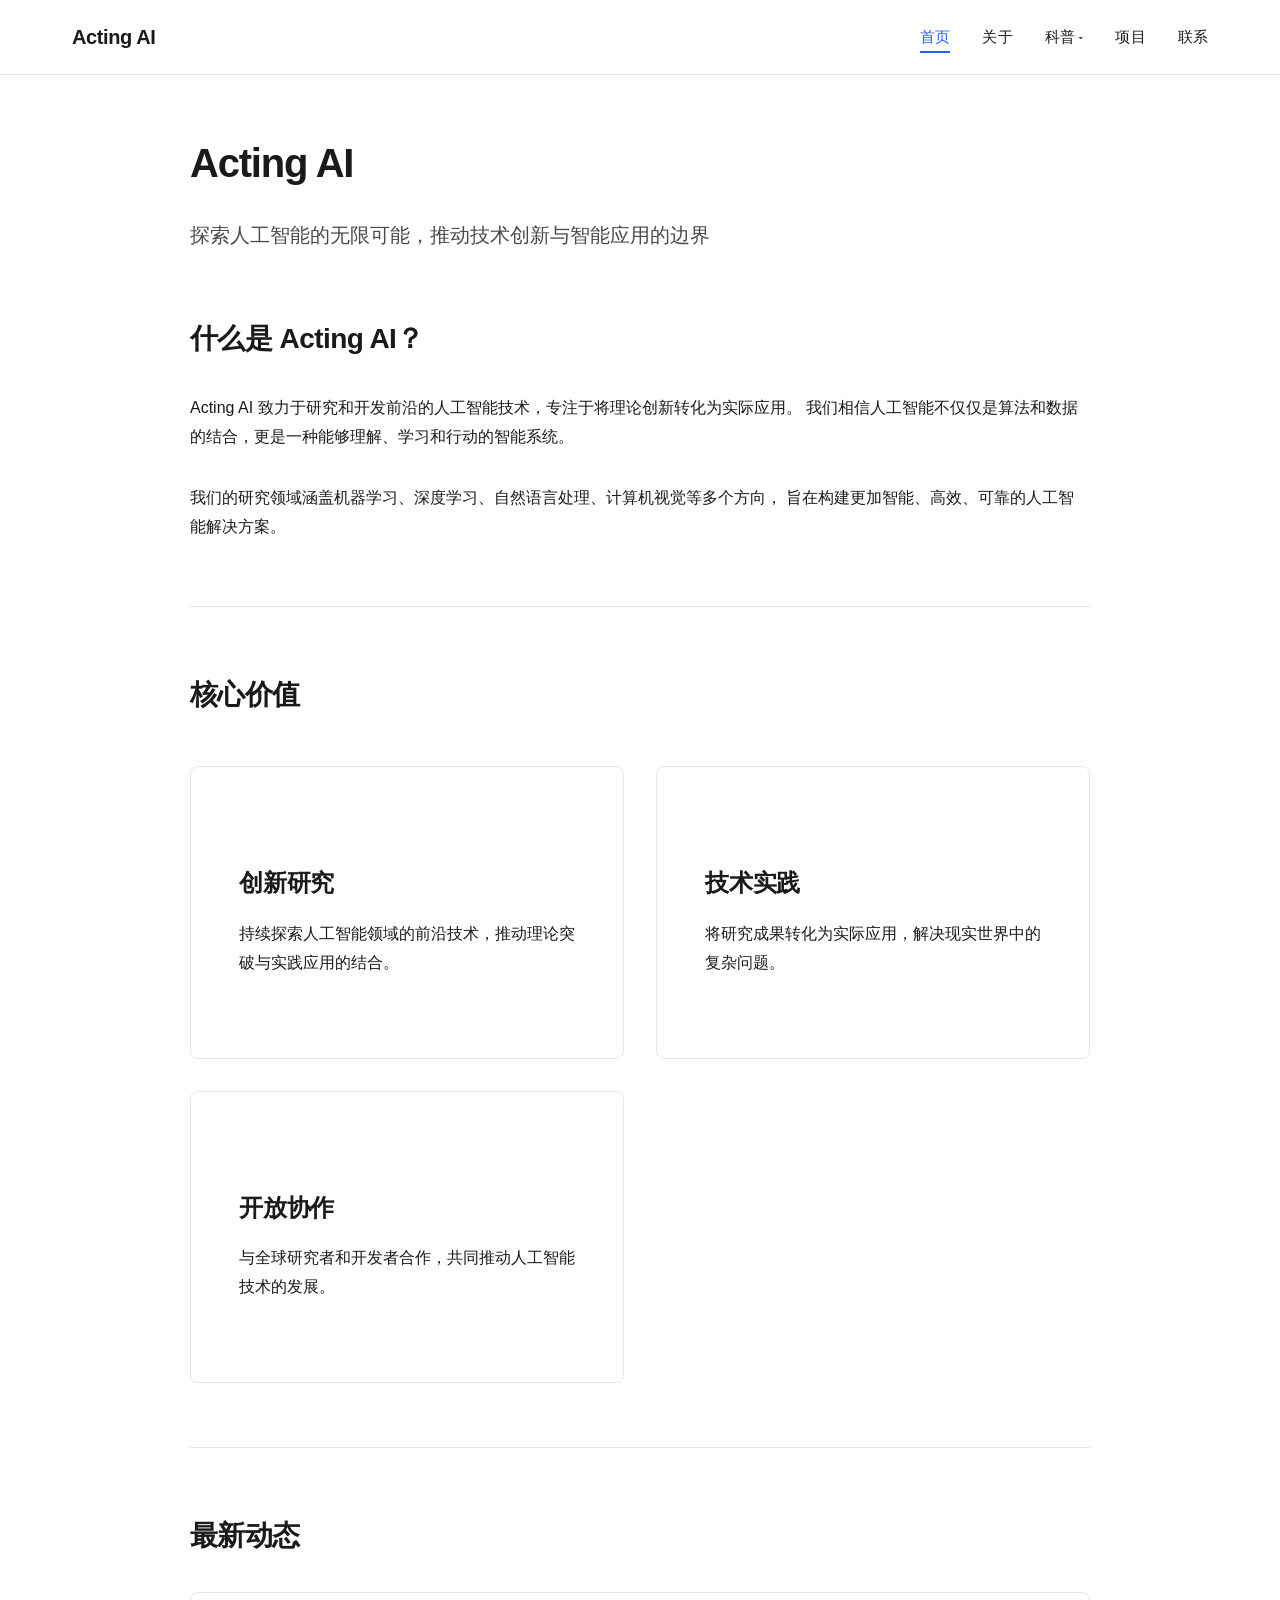
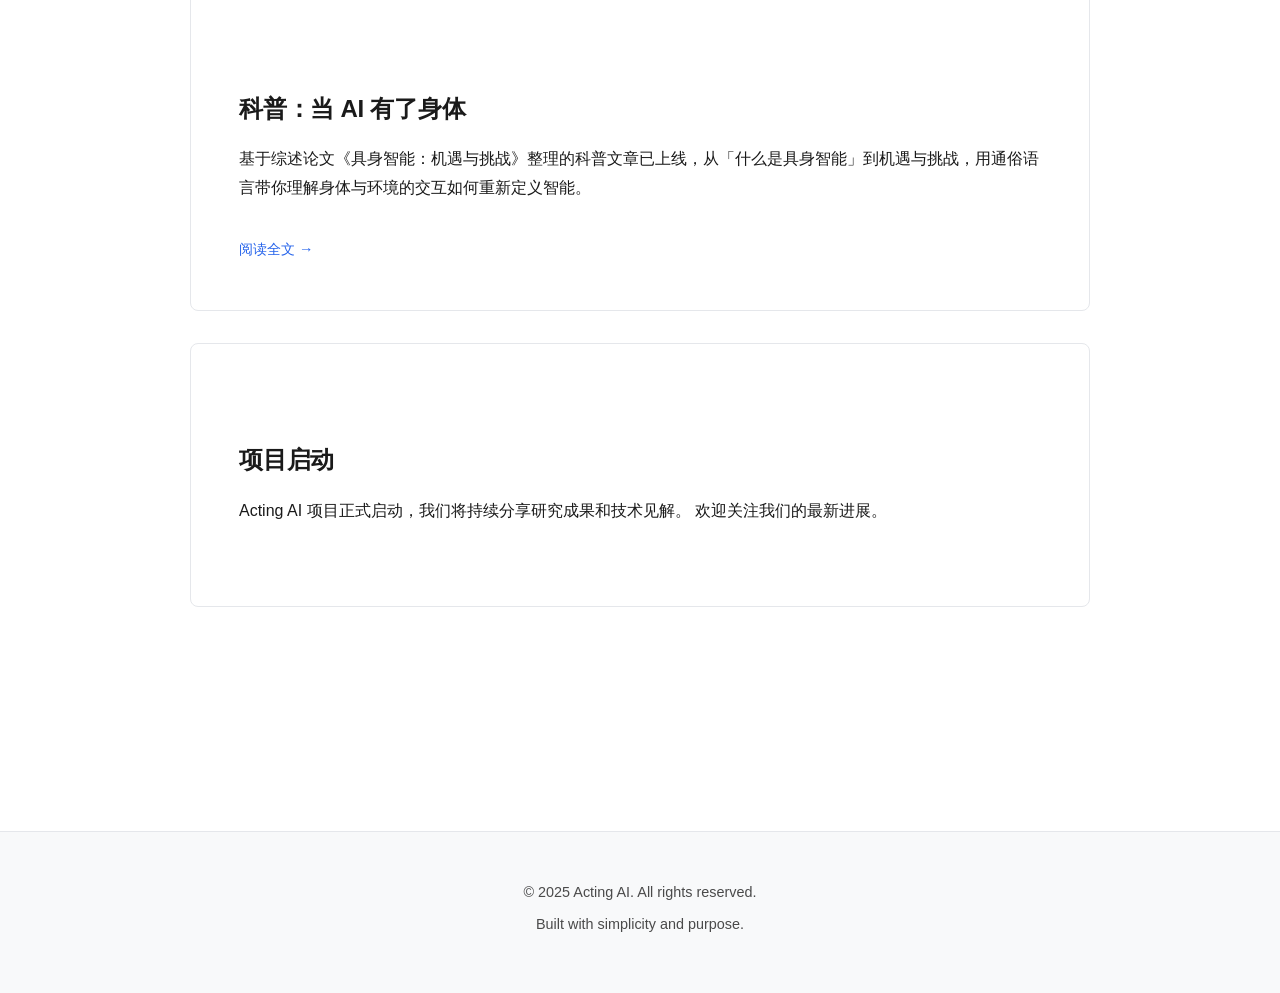
<file: acting-ai/index.html>
<!DOCTYPE html>
<html lang="zh-CN">
<head>
  <meta charset="UTF-8">
  <meta name="viewport" content="width=device-width, initial-scale=1.0">
  <meta name="description" content="Acting AI - 探索人工智能的无限可能">
  <title>Acting AI | 首页</title>
  <link rel="stylesheet" href="./style.css">
</head>
<body>
  <!-- Header 占位符 -->
  <div id="header-placeholder"></div>

  <!-- 主内容区域 -->
  <main class="main-content">
    <div class="content-container">
      <!-- 英雄区域 -->
      <section class="hero-section">
        <h1 class="page-title">Acting AI</h1>
        <p class="page-subtitle">
          探索人工智能的无限可能，推动技术创新与智能应用的边界
        </p>
      </section>

      <!-- 主要内容 -->
      <section class="content-section">
        <h2>什么是 Acting AI？</h2>
        <p>
          Acting AI 致力于研究和开发前沿的人工智能技术，专注于将理论创新转化为实际应用。
          我们相信人工智能不仅仅是算法和数据的结合，更是一种能够理解、学习和行动的智能系统。
        </p>
        <p>
          我们的研究领域涵盖机器学习、深度学习、自然语言处理、计算机视觉等多个方向，
          旨在构建更加智能、高效、可靠的人工智能解决方案。
        </p>
      </section>

      <hr class="section-divider">

      <!-- 核心价值 -->
      <section class="content-section">
        <h2>核心价值</h2>
        <div class="projects-grid">
          <div class="project-card">
            <h3 class="project-title">创新研究</h3>
            <p class="project-description">
              持续探索人工智能领域的前沿技术，推动理论突破与实践应用的结合。
            </p>
          </div>
          <div class="project-card">
            <h3 class="project-title">技术实践</h3>
            <p class="project-description">
              将研究成果转化为实际应用，解决现实世界中的复杂问题。
            </p>
          </div>
          <div class="project-card">
            <h3 class="project-title">开放协作</h3>
            <p class="project-description">
              与全球研究者和开发者合作，共同推动人工智能技术的发展。
            </p>
          </div>
        </div>
      </section>

      <hr class="section-divider">

      <!-- 最新动态 -->
      <section class="content-section">
        <h2>最新动态</h2>
        <div class="card">
          <h3 class="card-title">科普：当 AI 有了身体</h3>
          <p class="card-content">
            基于综述论文《具身智能：机遇与挑战》整理的科普文章已上线，从「什么是具身智能」到机遇与挑战，用通俗语言带你理解身体与环境的交互如何重新定义智能。
          </p>
          <a href="./science-index.html" class="project-link">阅读全文 →</a>
        </div>
        <div class="card">
          <h3 class="card-title">项目启动</h3>
          <p class="card-content">
            Acting AI 项目正式启动，我们将持续分享研究成果和技术见解。
            欢迎关注我们的最新进展。
          </p>
        </div>
      </section>
    </div>
  </main>

  <!-- Footer 占位符 -->
  <div id="footer-placeholder"></div>

  <!-- 加载共享组件 -->
  <script src="./script.js"></script>
</body>
</html>
</file>
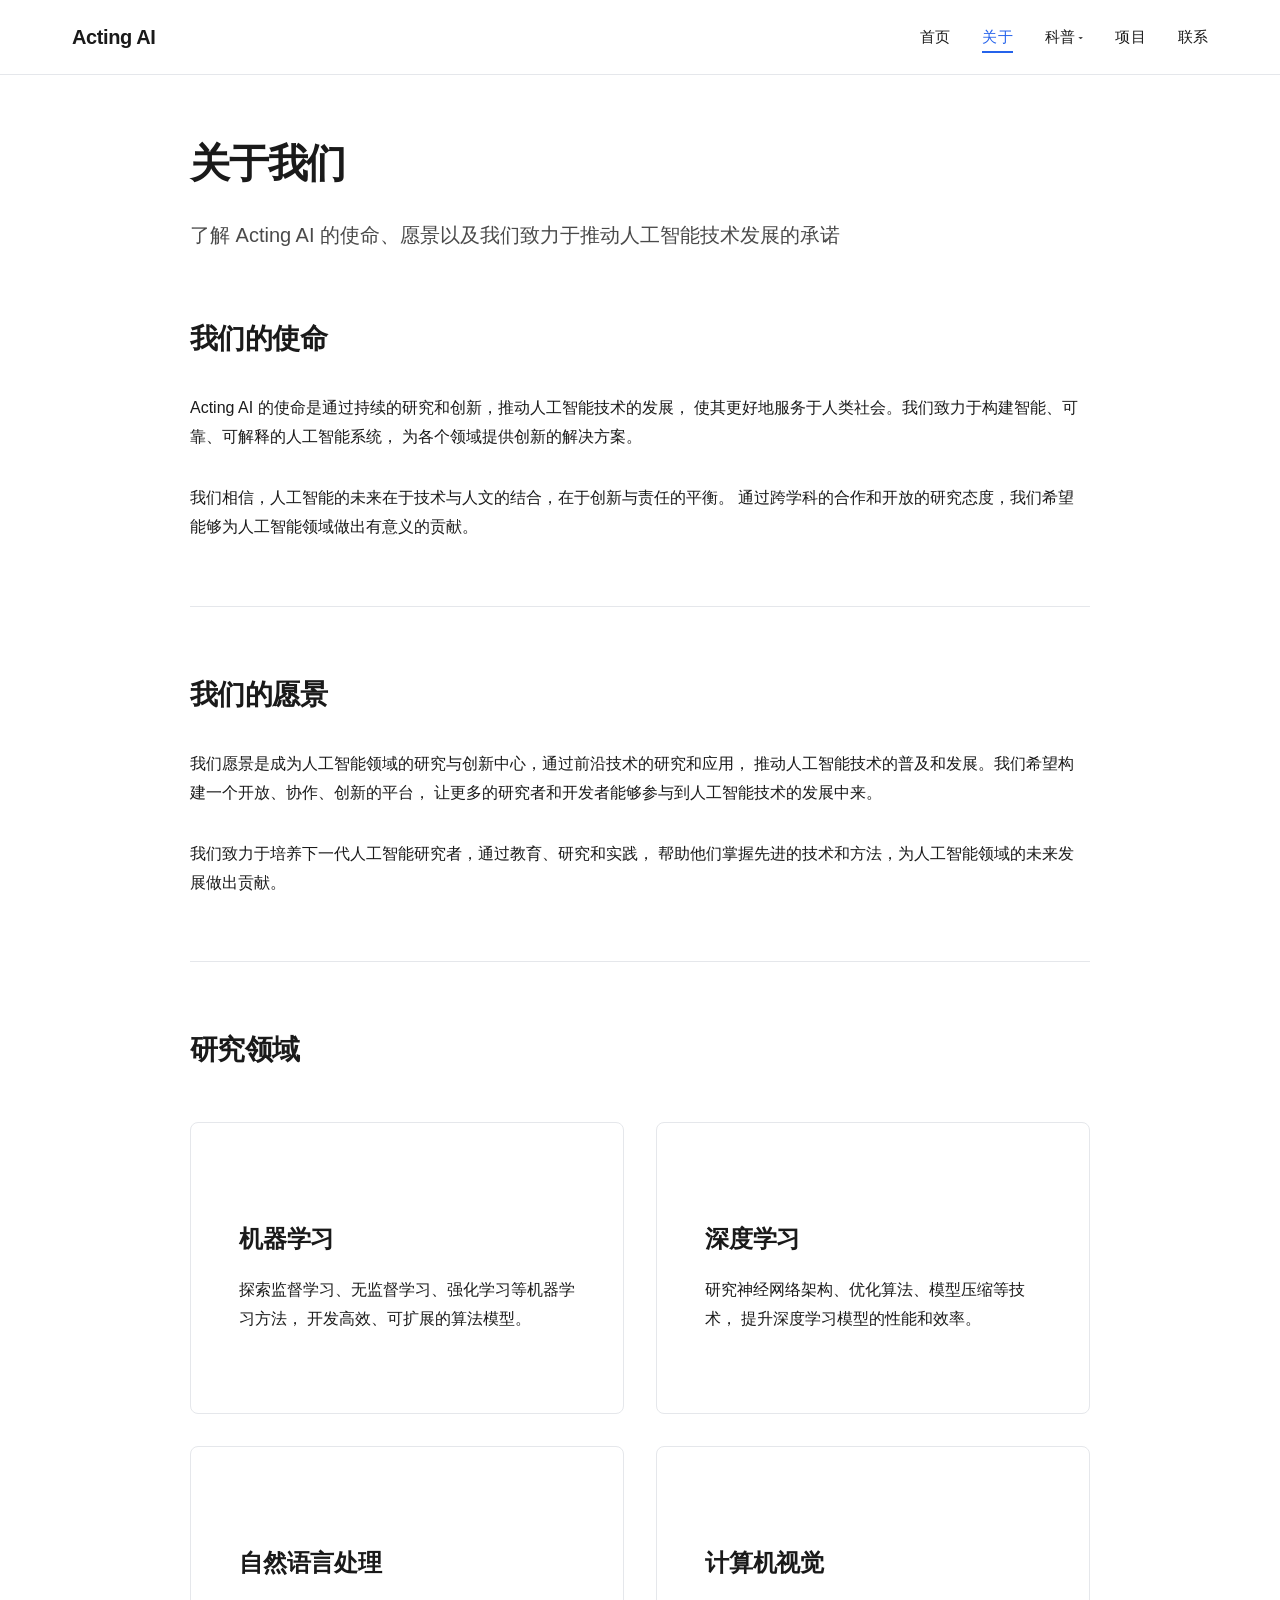
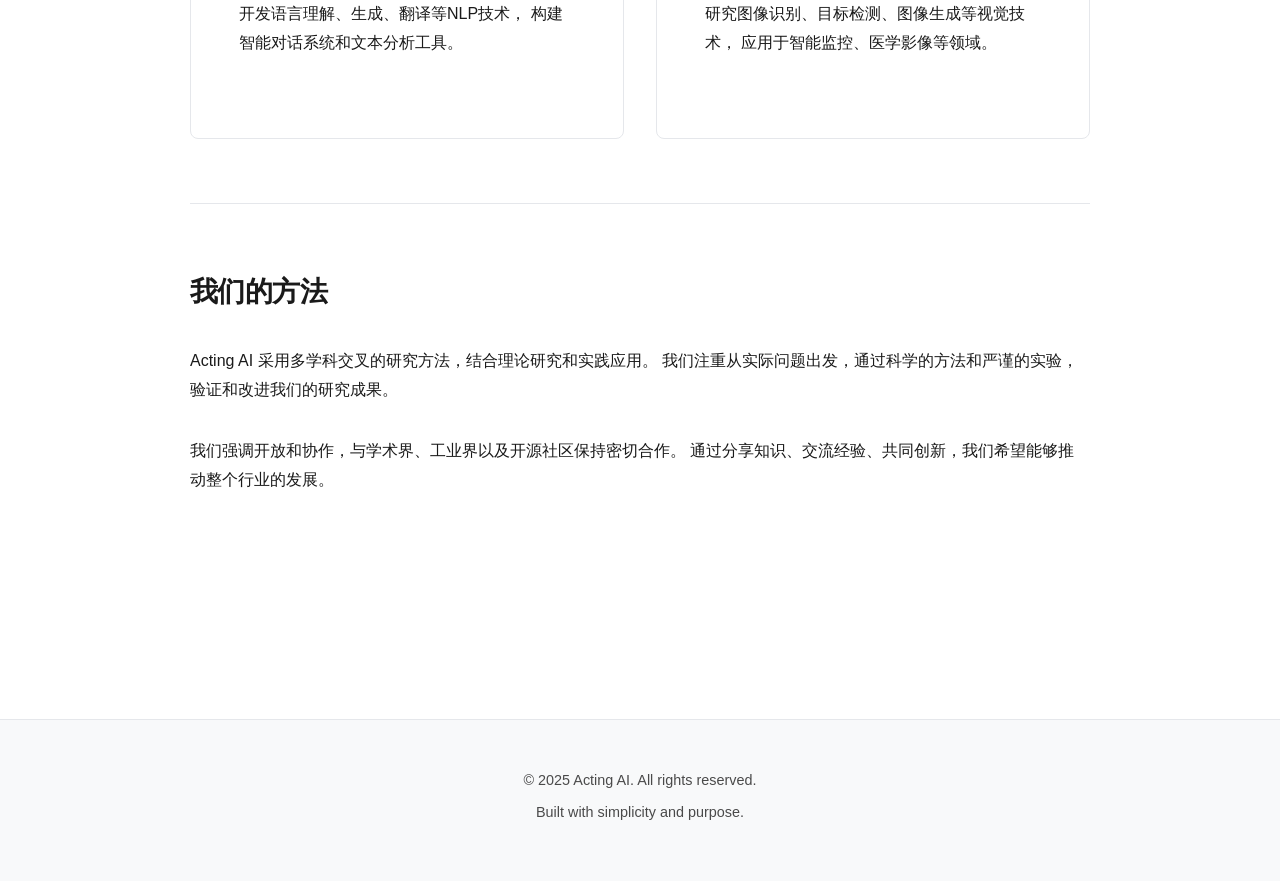
<file: acting-ai/about.html>
<!DOCTYPE html>
<html lang="zh-CN">
<head>
  <meta charset="UTF-8">
  <meta name="viewport" content="width=device-width, initial-scale=1.0">
  <meta name="description" content="关于 Acting AI - 了解我们的使命和愿景">
  <title>关于我们 | Acting AI</title>
  <link rel="stylesheet" href="./style.css">
</head>
<body>
  <!-- Header 占位符 -->
  <div id="header-placeholder"></div>

  <!-- 主内容区域 -->
  <main class="main-content">
    <div class="content-container">
      <h1 class="page-title">关于我们</h1>
      <p class="page-subtitle">
        了解 Acting AI 的使命、愿景以及我们致力于推动人工智能技术发展的承诺
      </p>

      <section class="content-section">
        <h2>我们的使命</h2>
        <p>
          Acting AI 的使命是通过持续的研究和创新，推动人工智能技术的发展，
          使其更好地服务于人类社会。我们致力于构建智能、可靠、可解释的人工智能系统，
          为各个领域提供创新的解决方案。
        </p>
        <p>
          我们相信，人工智能的未来在于技术与人文的结合，在于创新与责任的平衡。
          通过跨学科的合作和开放的研究态度，我们希望能够为人工智能领域做出有意义的贡献。
        </p>
      </section>

      <hr class="section-divider">

      <section class="content-section">
        <h2>我们的愿景</h2>
        <p>
          我们愿景是成为人工智能领域的研究与创新中心，通过前沿技术的研究和应用，
          推动人工智能技术的普及和发展。我们希望构建一个开放、协作、创新的平台，
          让更多的研究者和开发者能够参与到人工智能技术的发展中来。
        </p>
        <p>
          我们致力于培养下一代人工智能研究者，通过教育、研究和实践，
          帮助他们掌握先进的技术和方法，为人工智能领域的未来发展做出贡献。
        </p>
      </section>

      <hr class="section-divider">

      <section class="content-section">
        <h2>研究领域</h2>
        <div class="projects-grid">
          <div class="project-card">
            <h3 class="project-title">机器学习</h3>
            <p class="project-description">
              探索监督学习、无监督学习、强化学习等机器学习方法，
              开发高效、可扩展的算法模型。
            </p>
          </div>
          <div class="project-card">
            <h3 class="project-title">深度学习</h3>
            <p class="project-description">
              研究神经网络架构、优化算法、模型压缩等技术，
              提升深度学习模型的性能和效率。
            </p>
          </div>
          <div class="project-card">
            <h3 class="project-title">自然语言处理</h3>
            <p class="project-description">
              开发语言理解、生成、翻译等NLP技术，
              构建智能对话系统和文本分析工具。
            </p>
          </div>
          <div class="project-card">
            <h3 class="project-title">计算机视觉</h3>
            <p class="project-description">
              研究图像识别、目标检测、图像生成等视觉技术，
              应用于智能监控、医学影像等领域。
            </p>
          </div>
        </div>
      </section>

      <hr class="section-divider">

      <section class="content-section">
        <h2>我们的方法</h2>
        <p>
          Acting AI 采用多学科交叉的研究方法，结合理论研究和实践应用。
          我们注重从实际问题出发，通过科学的方法和严谨的实验，
          验证和改进我们的研究成果。
        </p>
        <p>
          我们强调开放和协作，与学术界、工业界以及开源社区保持密切合作。
          通过分享知识、交流经验、共同创新，我们希望能够推动整个行业的发展。
        </p>
      </section>
    </div>
  </main>

  <!-- Footer 占位符 -->
  <div id="footer-placeholder"></div>

  <!-- 加载共享组件 -->
  <script src="./script.js"></script>
</body>
</html>
</file>
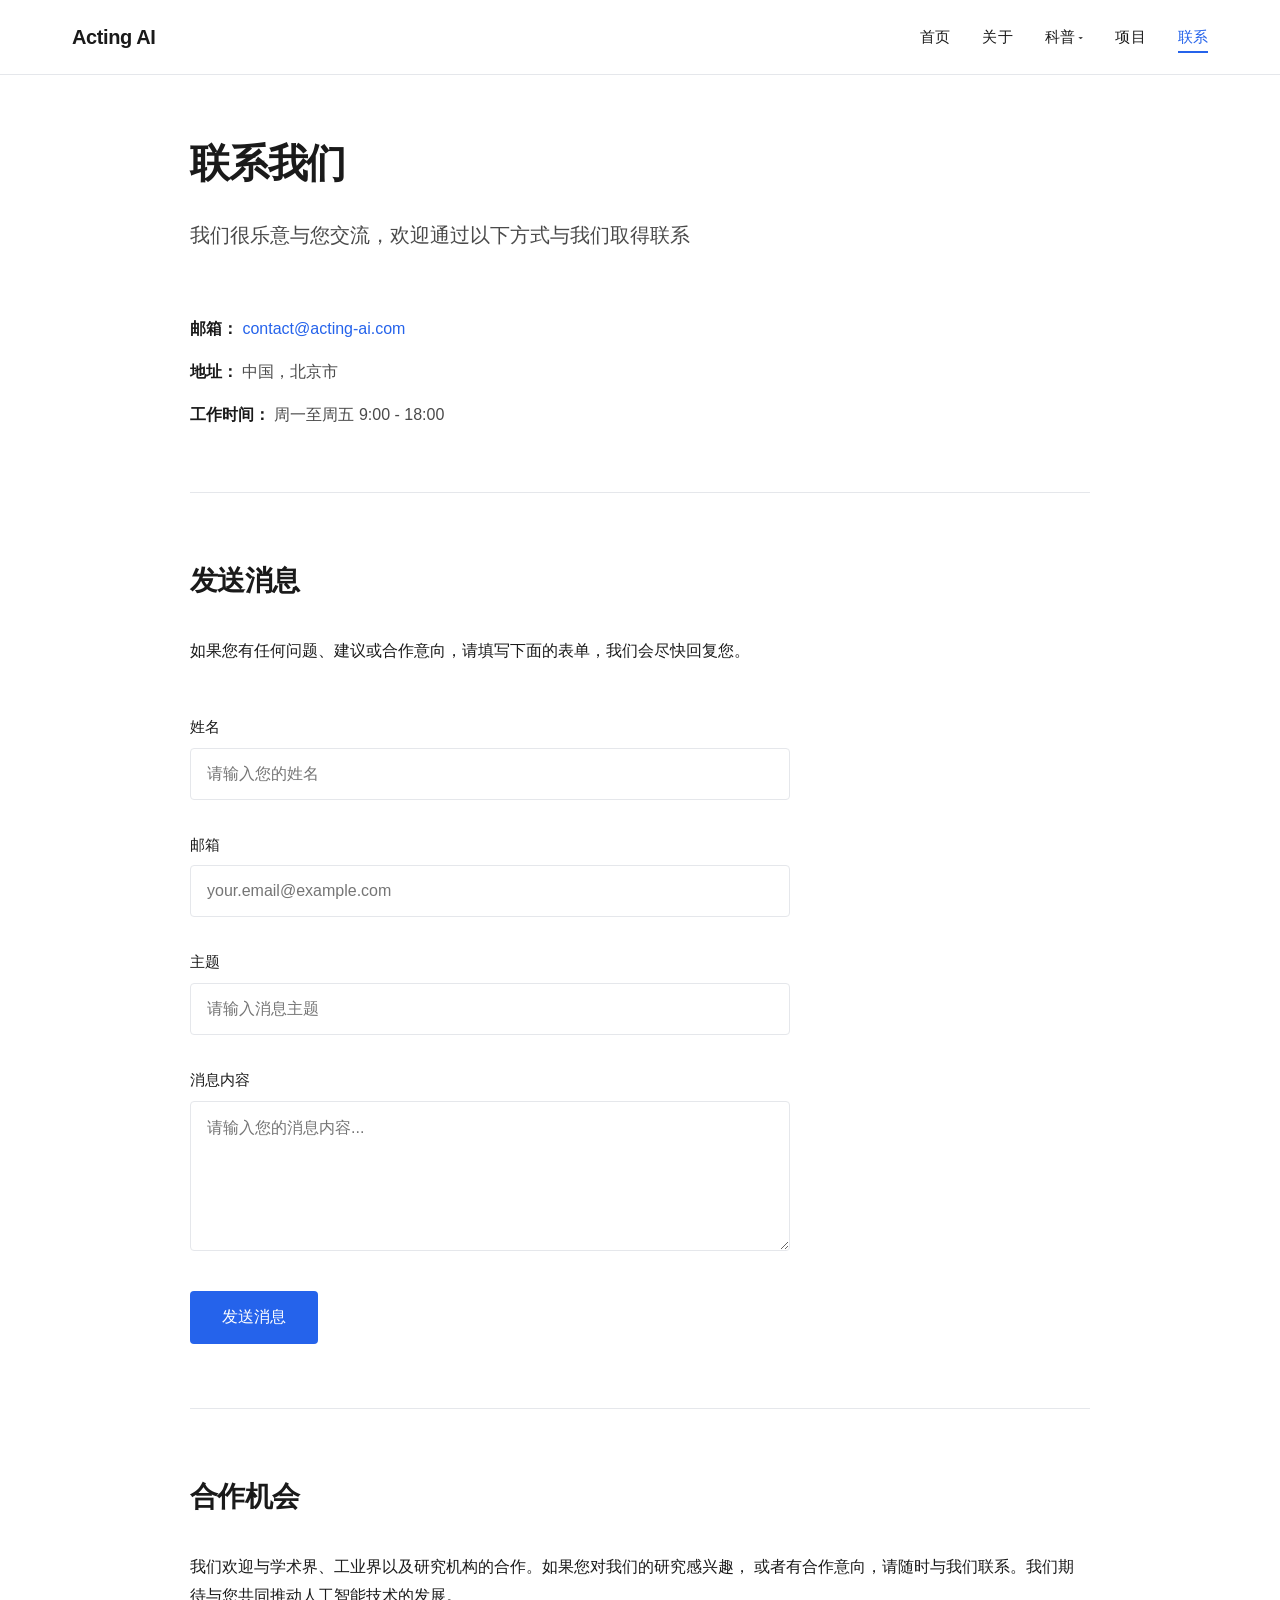
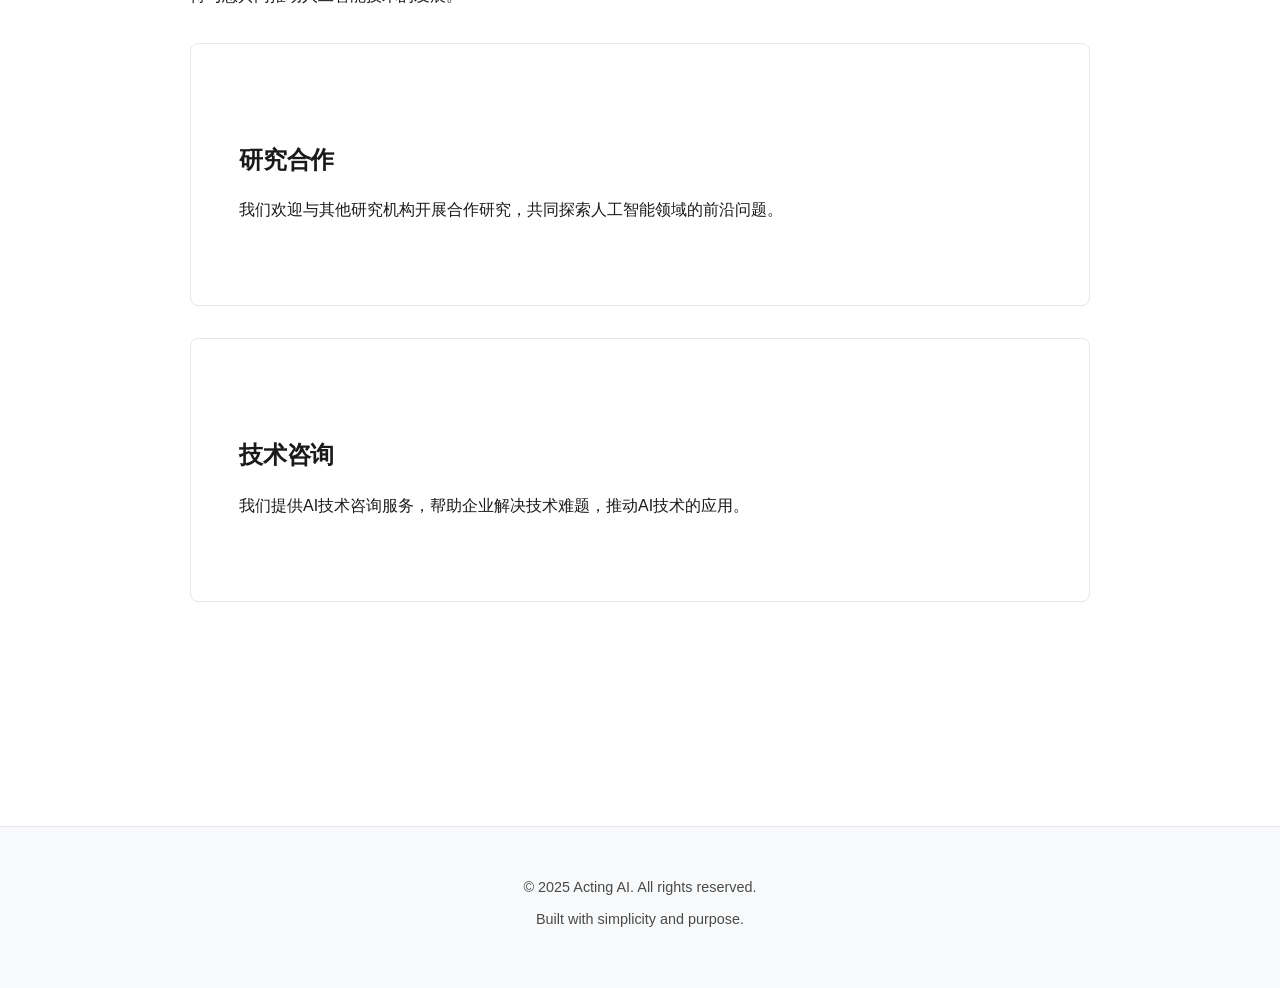
<file: acting-ai/contact.html>
<!DOCTYPE html>
<html lang="zh-CN">
<head>
  <meta charset="UTF-8">
  <meta name="viewport" content="width=device-width, initial-scale=1.0">
  <meta name="description" content="联系 Acting AI - 与我们取得联系">
  <title>联系我们 | Acting AI</title>
  <link rel="stylesheet" href="./style.css">
</head>
<body>
  <!-- Header 占位符 -->
  <div id="header-placeholder"></div>

  <!-- 主内容区域 -->
  <main class="main-content">
    <div class="content-container">
      <h1 class="page-title">联系我们</h1>
      <p class="page-subtitle">
        我们很乐意与您交流，欢迎通过以下方式与我们取得联系
      </p>

      <section class="content-section">
        <div class="contact-info">
          <div class="contact-info-item">
            <strong>邮箱：</strong>
            <a href="mailto:contact@acting-ai.com">contact@acting-ai.com</a>
          </div>
          <div class="contact-info-item">
            <strong>地址：</strong>
            中国，北京市
          </div>
          <div class="contact-info-item">
            <strong>工作时间：</strong>
            周一至周五 9:00 - 18:00
          </div>
        </div>
      </section>

      <hr class="section-divider">

      <section class="content-section">
        <h2>发送消息</h2>
        <p>
          如果您有任何问题、建议或合作意向，请填写下面的表单，我们会尽快回复您。
        </p>
        
        <form class="contact-form" id="contactForm">
          <div class="form-group">
            <label for="name" class="form-label">姓名</label>
            <input 
              type="text" 
              id="name" 
              name="name" 
              class="form-input" 
              required
              placeholder="请输入您的姓名"
            >
          </div>

          <div class="form-group">
            <label for="email" class="form-label">邮箱</label>
            <input 
              type="email" 
              id="email" 
              name="email" 
              class="form-input" 
              required
              placeholder="your.email@example.com"
            >
          </div>

          <div class="form-group">
            <label for="subject" class="form-label">主题</label>
            <input 
              type="text" 
              id="subject" 
              name="subject" 
              class="form-input" 
              required
              placeholder="请输入消息主题"
            >
          </div>

          <div class="form-group">
            <label for="message" class="form-label">消息内容</label>
            <textarea 
              id="message" 
              name="message" 
              class="form-textarea" 
              required
              placeholder="请输入您的消息内容..."
            ></textarea>
          </div>

          <button type="submit" class="form-button">发送消息</button>
        </form>
      </section>

      <hr class="section-divider">

      <section class="content-section">
        <h2>合作机会</h2>
        <p>
          我们欢迎与学术界、工业界以及研究机构的合作。如果您对我们的研究感兴趣，
          或者有合作意向，请随时与我们联系。我们期待与您共同推动人工智能技术的发展。
        </p>
        <div class="card">
          <h3 class="card-title">研究合作</h3>
          <p class="card-content">
            我们欢迎与其他研究机构开展合作研究，共同探索人工智能领域的前沿问题。
          </p>
        </div>
        <div class="card">
          <h3 class="card-title">技术咨询</h3>
          <p class="card-content">
            我们提供AI技术咨询服务，帮助企业解决技术难题，推动AI技术的应用。
          </p>
        </div>
      </section>
    </div>
  </main>

  <!-- Footer 占位符 -->
  <div id="footer-placeholder"></div>

  <!-- 加载共享组件 -->
  <script src="./script.js"></script>
  
  <!-- 表单提交处理 -->
  <script>
    document.addEventListener('DOMContentLoaded', function() {
      const contactForm = document.getElementById('contactForm');
      if (contactForm) {
        contactForm.addEventListener('submit', function(e) {
      e.preventDefault();
      
      // 获取表单数据
      const formData = {
        name: document.getElementById('name').value,
        email: document.getElementById('email').value,
        subject: document.getElementById('subject').value,
        message: document.getElementById('message').value
      };
      
      // 由于是静态网站，这里只是模拟提交
      // 实际部署时，可以集成第三方表单服务（如Formspree、EmailJS等）
      alert('感谢您的消息！由于这是静态网站，请直接通过邮箱联系我们：contact@acting-ai.com');
      
      // 清空表单
      this.reset();
        });
      }
    });
  </script>
</body>
</html>
</file>
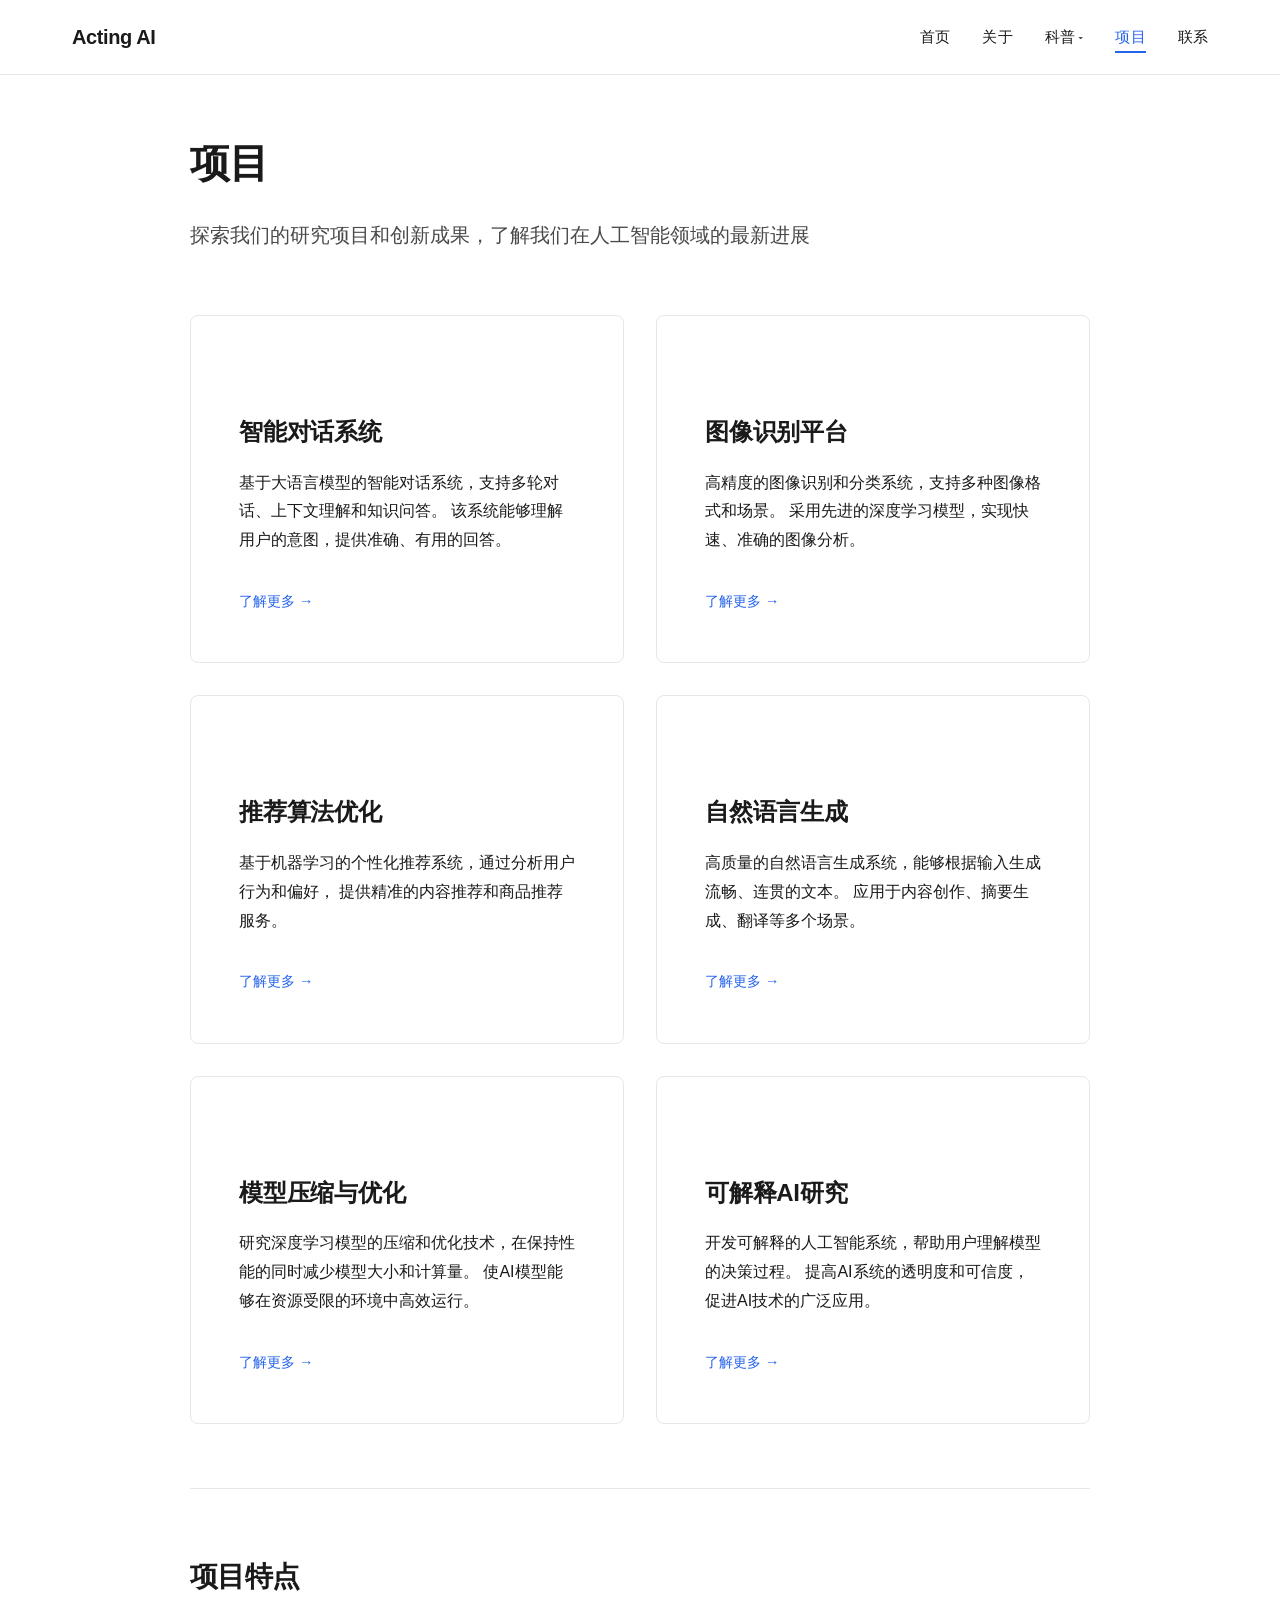
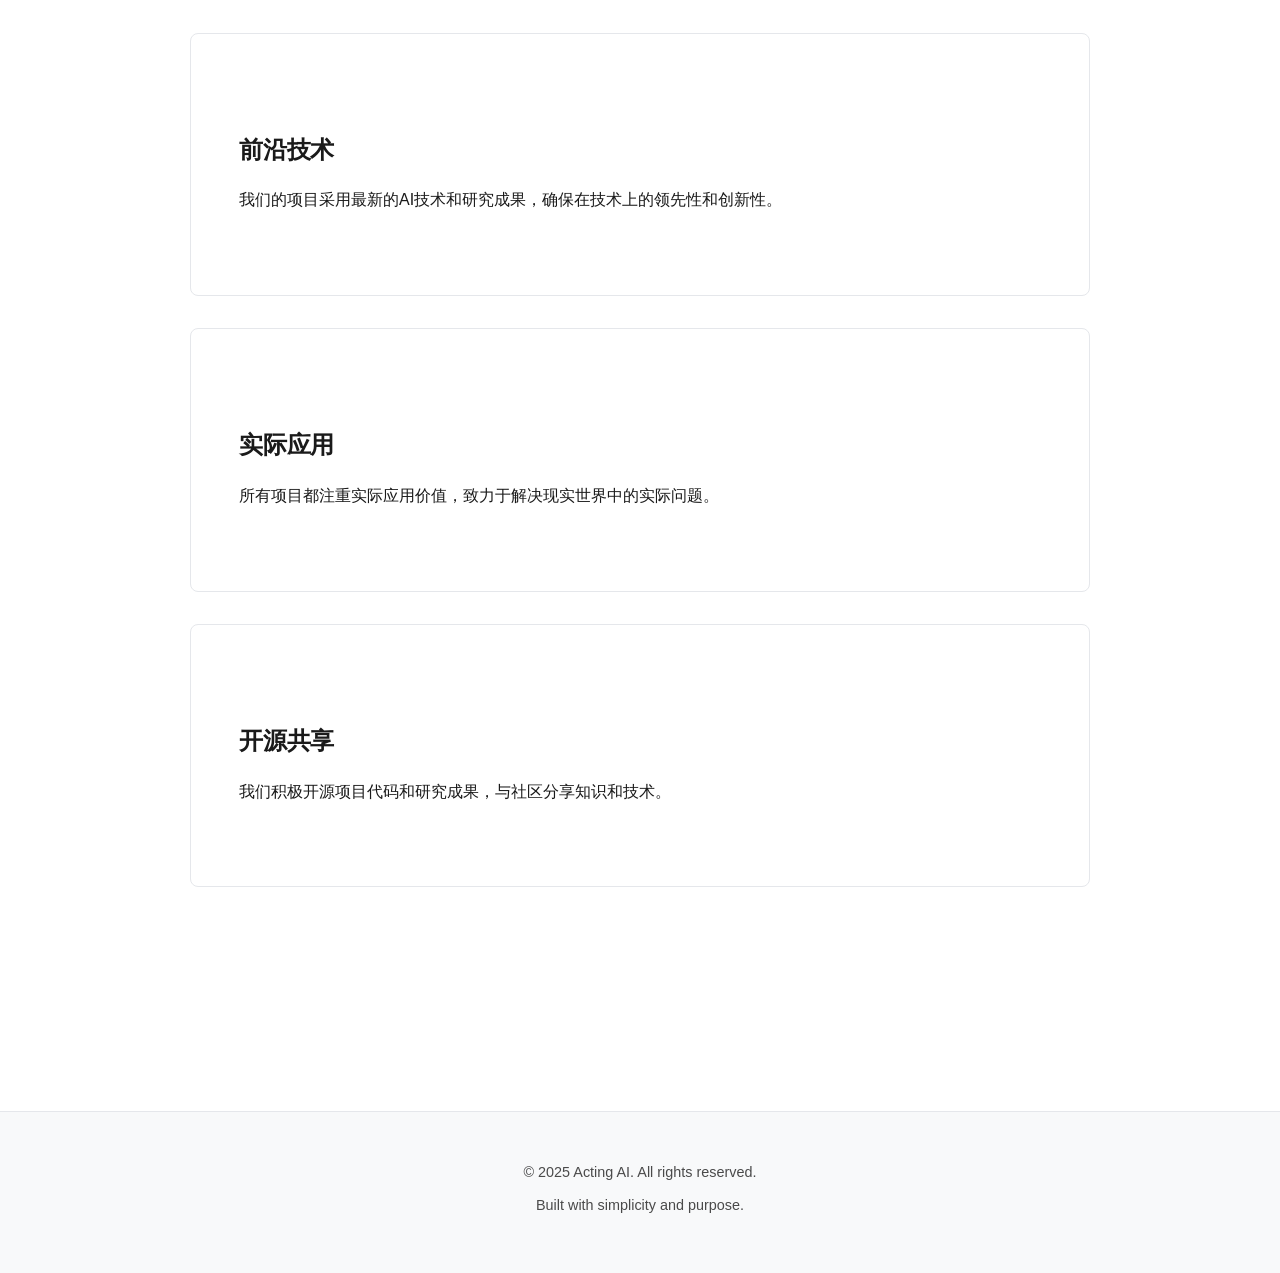
<file: acting-ai/projects.html>
<!DOCTYPE html>
<html lang="zh-CN">
<head>
  <meta charset="UTF-8">
  <meta name="viewport" content="width=device-width, initial-scale=1.0">
  <meta name="description" content="Acting AI 项目展示 - 探索我们的研究成果和创新项目">
  <title>项目 | Acting AI</title>
  <link rel="stylesheet" href="./style.css">
</head>
<body>
  <!-- Header 占位符 -->
  <div id="header-placeholder"></div>

  <!-- 主内容区域 -->
  <main class="main-content">
    <div class="content-container">
      <h1 class="page-title">项目</h1>
      <p class="page-subtitle">
        探索我们的研究项目和创新成果，了解我们在人工智能领域的最新进展
      </p>

      <section class="content-section">
        <div class="projects-grid">
          <div class="project-card">
            <h3 class="project-title">智能对话系统</h3>
            <p class="project-description">
              基于大语言模型的智能对话系统，支持多轮对话、上下文理解和知识问答。
              该系统能够理解用户的意图，提供准确、有用的回答。
            </p>
            <a href="#" class="project-link">了解更多 →</a>
          </div>

          <div class="project-card">
            <h3 class="project-title">图像识别平台</h3>
            <p class="project-description">
              高精度的图像识别和分类系统，支持多种图像格式和场景。
              采用先进的深度学习模型，实现快速、准确的图像分析。
            </p>
            <a href="#" class="project-link">了解更多 →</a>
          </div>

          <div class="project-card">
            <h3 class="project-title">推荐算法优化</h3>
            <p class="project-description">
              基于机器学习的个性化推荐系统，通过分析用户行为和偏好，
              提供精准的内容推荐和商品推荐服务。
            </p>
            <a href="#" class="project-link">了解更多 →</a>
          </div>

          <div class="project-card">
            <h3 class="project-title">自然语言生成</h3>
            <p class="project-description">
              高质量的自然语言生成系统，能够根据输入生成流畅、连贯的文本。
              应用于内容创作、摘要生成、翻译等多个场景。
            </p>
            <a href="#" class="project-link">了解更多 →</a>
          </div>

          <div class="project-card">
            <h3 class="project-title">模型压缩与优化</h3>
            <p class="project-description">
              研究深度学习模型的压缩和优化技术，在保持性能的同时减少模型大小和计算量。
              使AI模型能够在资源受限的环境中高效运行。
            </p>
            <a href="#" class="project-link">了解更多 →</a>
          </div>

          <div class="project-card">
            <h3 class="project-title">可解释AI研究</h3>
            <p class="project-description">
              开发可解释的人工智能系统，帮助用户理解模型的决策过程。
              提高AI系统的透明度和可信度，促进AI技术的广泛应用。
            </p>
            <a href="#" class="project-link">了解更多 →</a>
          </div>
        </div>
      </section>

      <hr class="section-divider">

      <section class="content-section">
        <h2>项目特点</h2>
        <div class="card">
          <h3 class="card-title">前沿技术</h3>
          <p class="card-content">
            我们的项目采用最新的AI技术和研究成果，确保在技术上的领先性和创新性。
          </p>
        </div>
        <div class="card">
          <h3 class="card-title">实际应用</h3>
          <p class="card-content">
            所有项目都注重实际应用价值，致力于解决现实世界中的实际问题。
          </p>
        </div>
        <div class="card">
          <h3 class="card-title">开源共享</h3>
          <p class="card-content">
            我们积极开源项目代码和研究成果，与社区分享知识和技术。
          </p>
        </div>
      </section>
    </div>
  </main>

  <!-- Footer 占位符 -->
  <div id="footer-placeholder"></div>

  <!-- 加载共享组件 -->
  <script src="./script.js"></script>
</body>
</html>
</file>
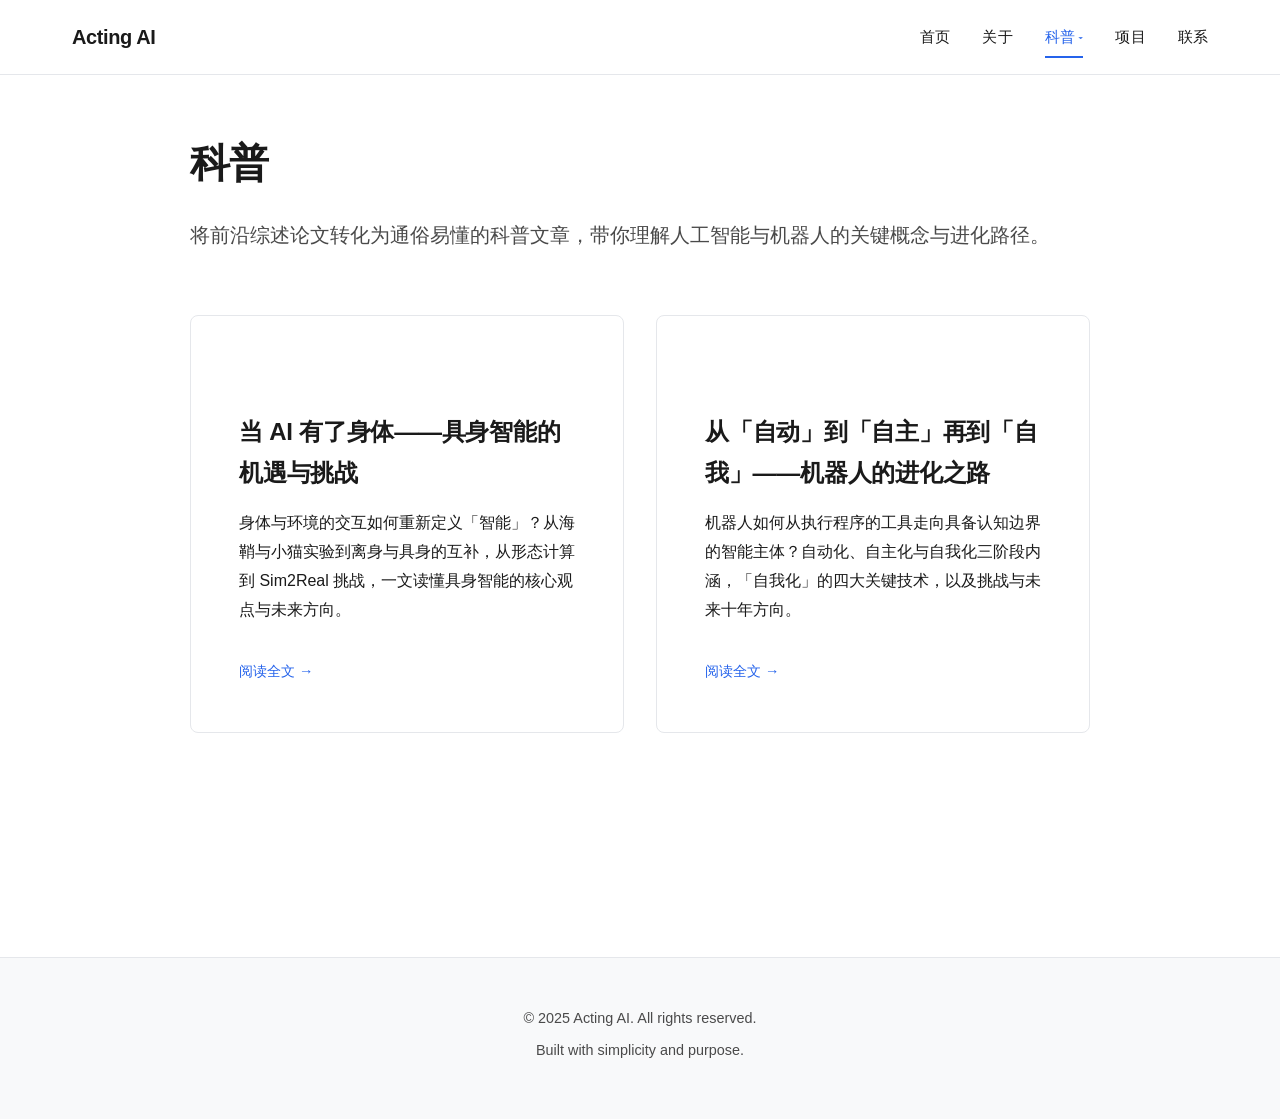
<file: acting-ai/science-index.html>
<!DOCTYPE html>
<html lang="zh-CN">
<head>
  <meta charset="UTF-8">
  <meta name="viewport" content="width=device-width, initial-scale=1.0">
  <meta name="description" content="Acting AI 科普 - 综述论文通俗解读">
  <title>科普 | Acting AI</title>
  <link rel="stylesheet" href="./style.css">
</head>
<body>
  <div id="header-placeholder"></div>

  <main class="main-content">
    <div class="content-container">
      <h1 class="page-title">科普</h1>
      <p class="page-subtitle">
        将前沿综述论文转化为通俗易懂的科普文章，带你理解人工智能与机器人的关键概念与进化路径。
      </p>

      <section class="content-section">
        <div class="projects-grid">
          <div class="project-card">
            <h3 class="project-title">当 AI 有了身体——具身智能的机遇与挑战</h3>
            <p class="project-description">
              身体与环境的交互如何重新定义「智能」？从海鞘与小猫实验到离身与具身的互补，从形态计算到 Sim2Real 挑战，一文读懂具身智能的核心观点与未来方向。
            </p>
            <a href="./science.html" class="project-link">阅读全文 →</a>
          </div>

          <div class="project-card">
            <h3 class="project-title">从「自动」到「自主」再到「自我」——机器人的进化之路</h3>
            <p class="project-description">
              机器人如何从执行程序的工具走向具备认知边界的智能主体？自动化、自主化与自我化三阶段内涵，「自我化」的四大关键技术，以及挑战与未来十年方向。
            </p>
            <a href="./science-robot.html" class="project-link">阅读全文 →</a>
          </div>
        </div>
      </section>
    </div>
  </main>

  <div id="footer-placeholder"></div>
  <script src="./script.js"></script>
</body>
</html>
</file>
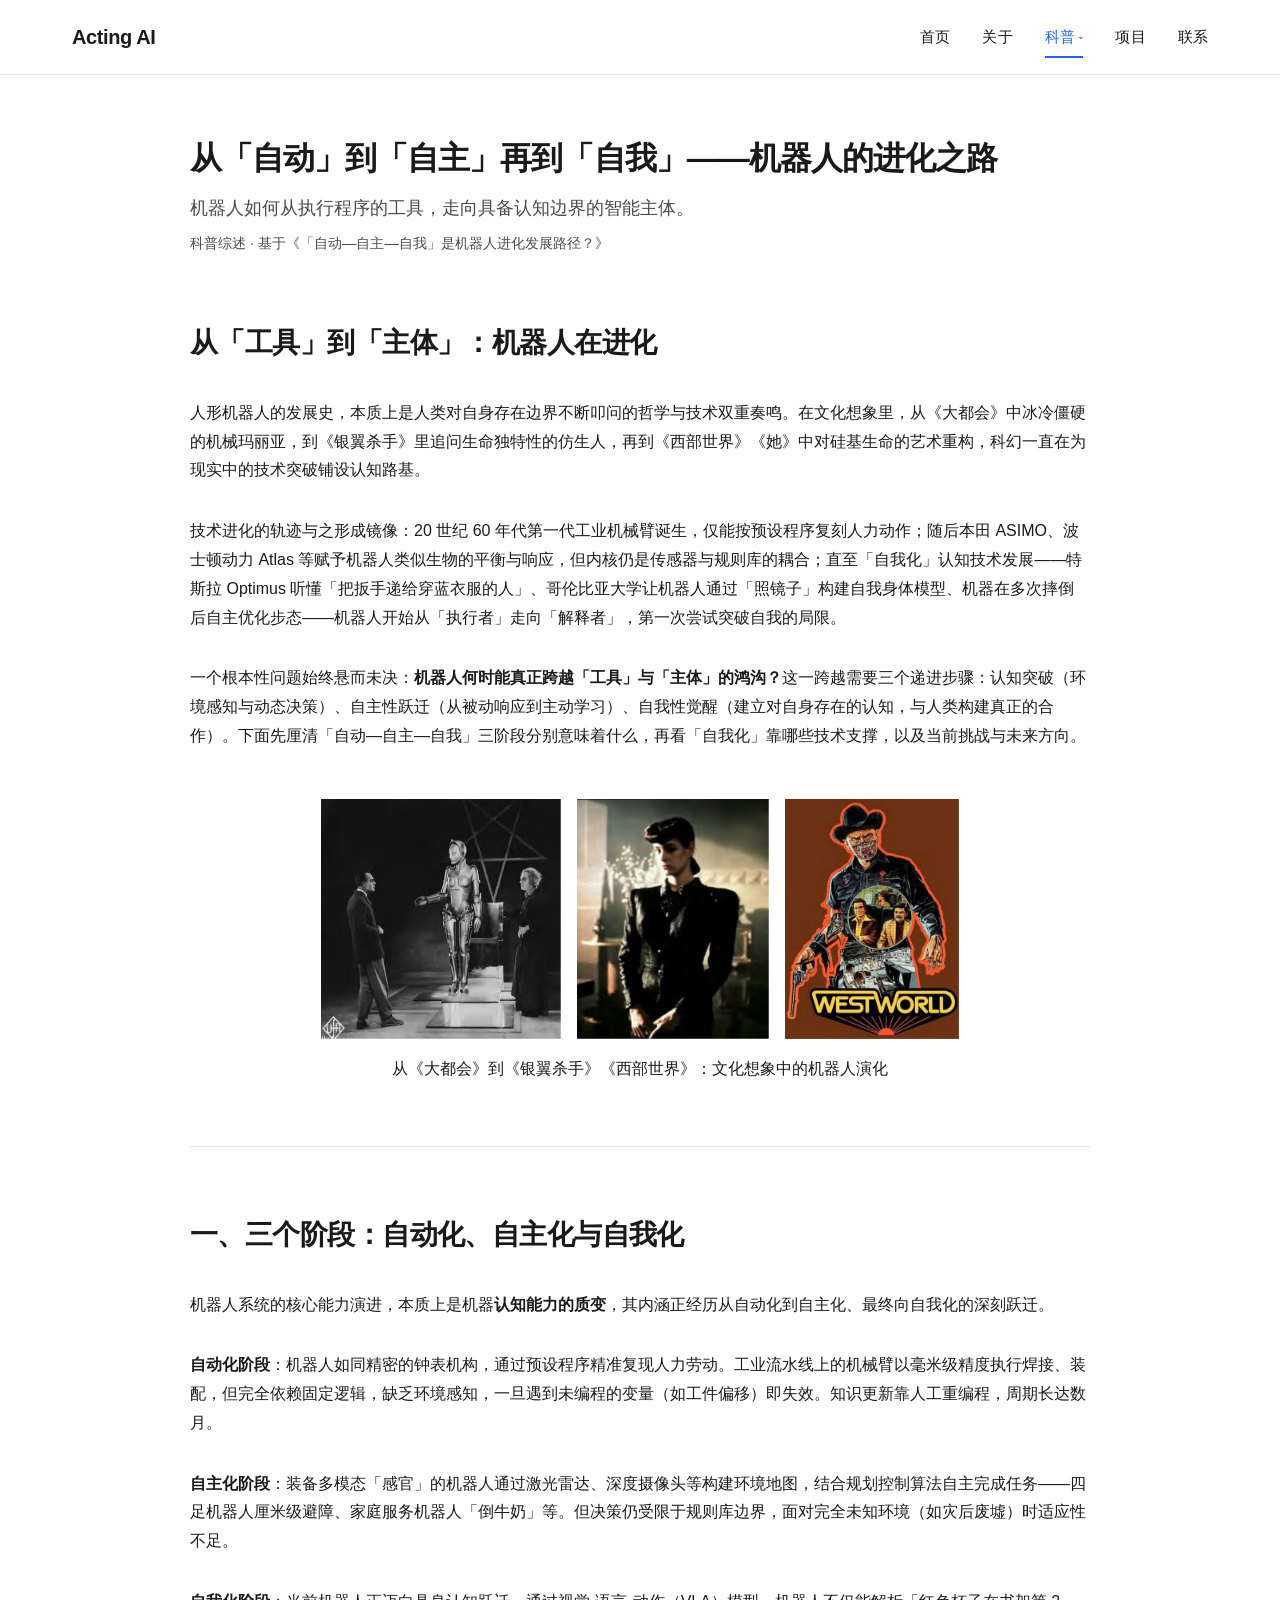
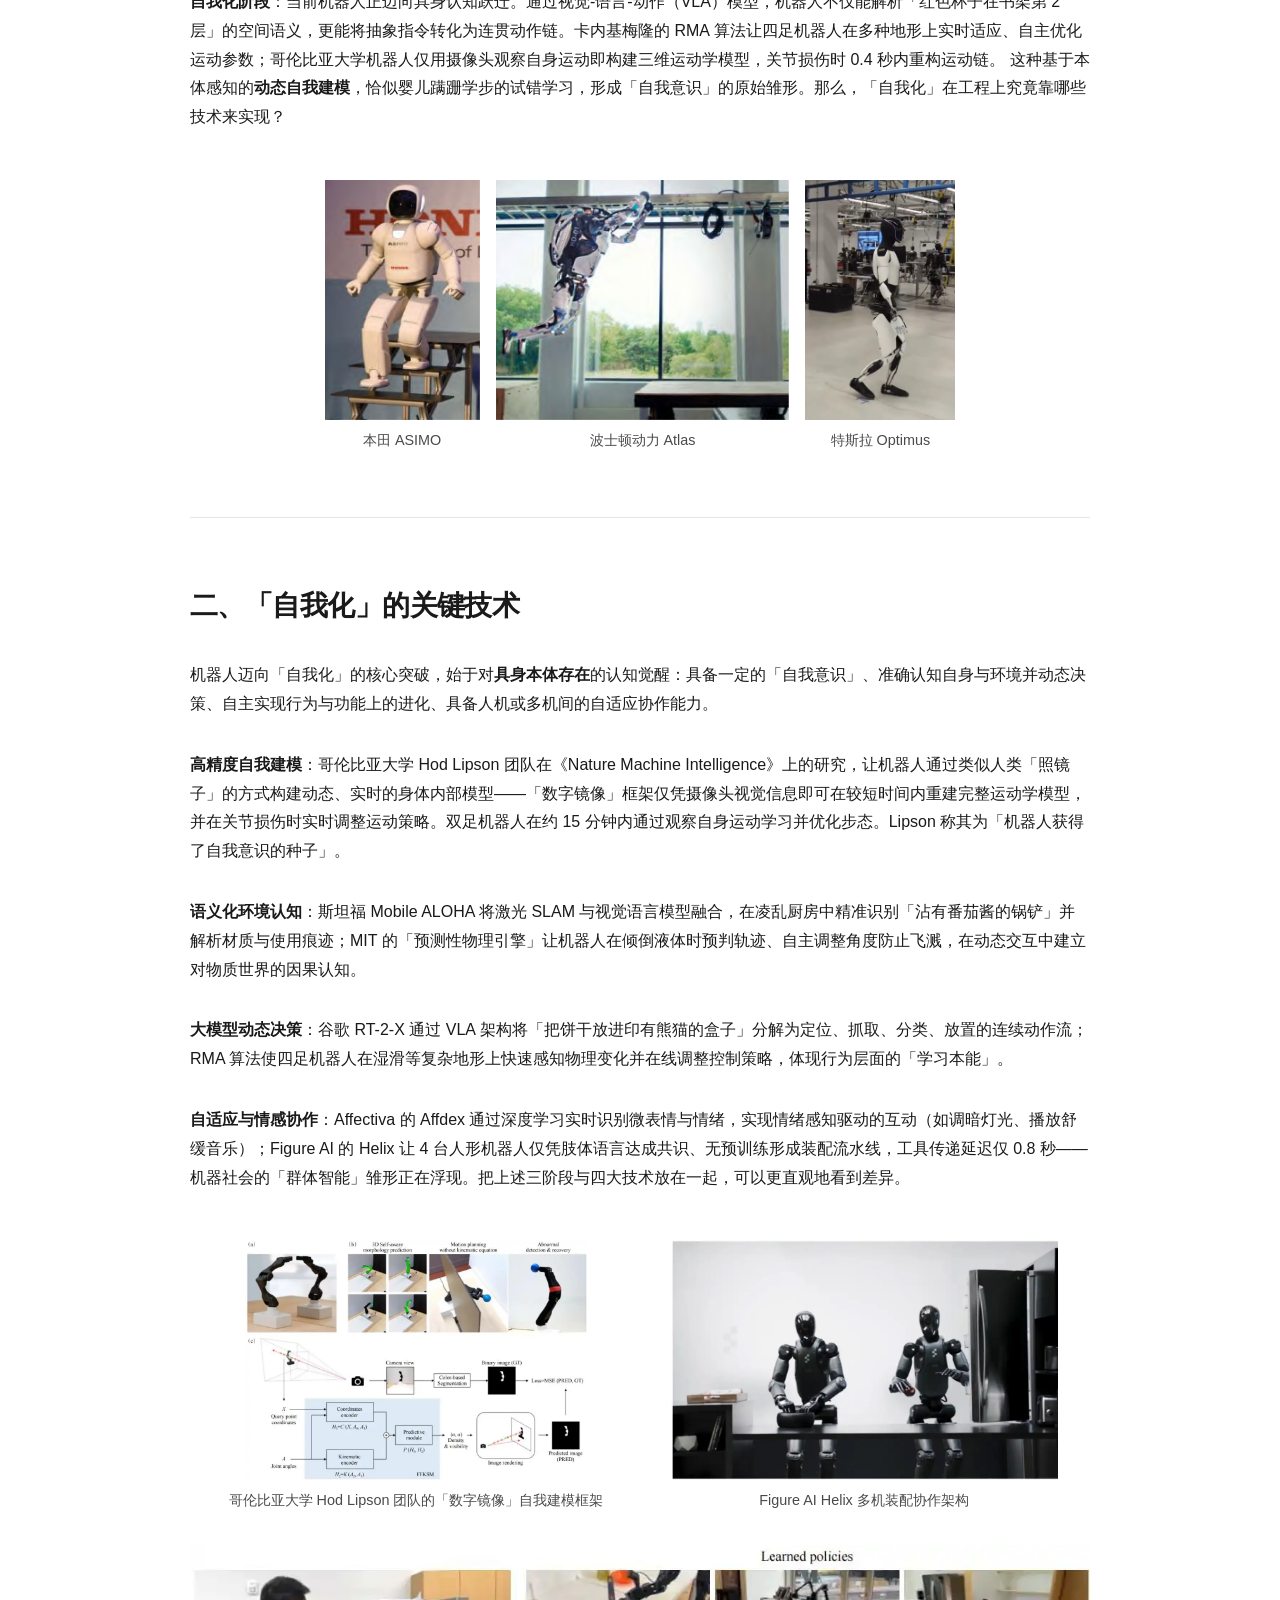
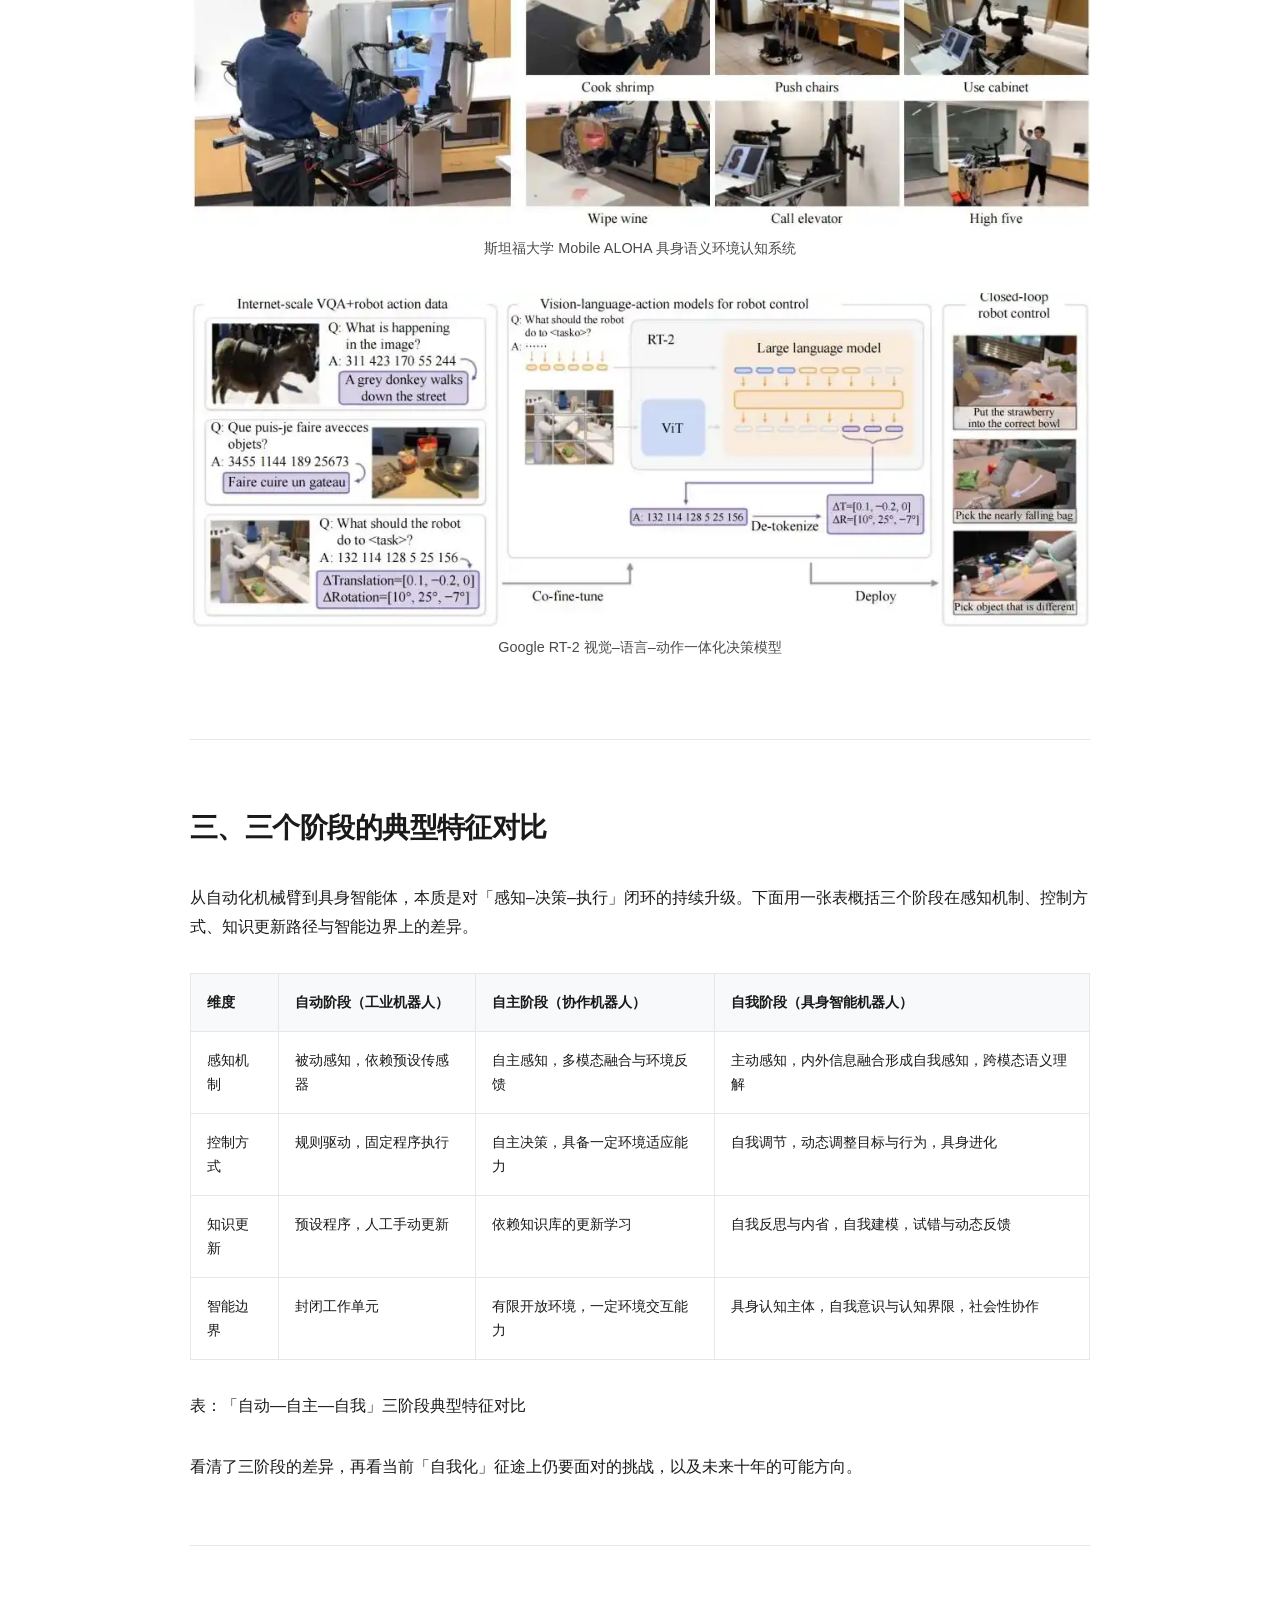
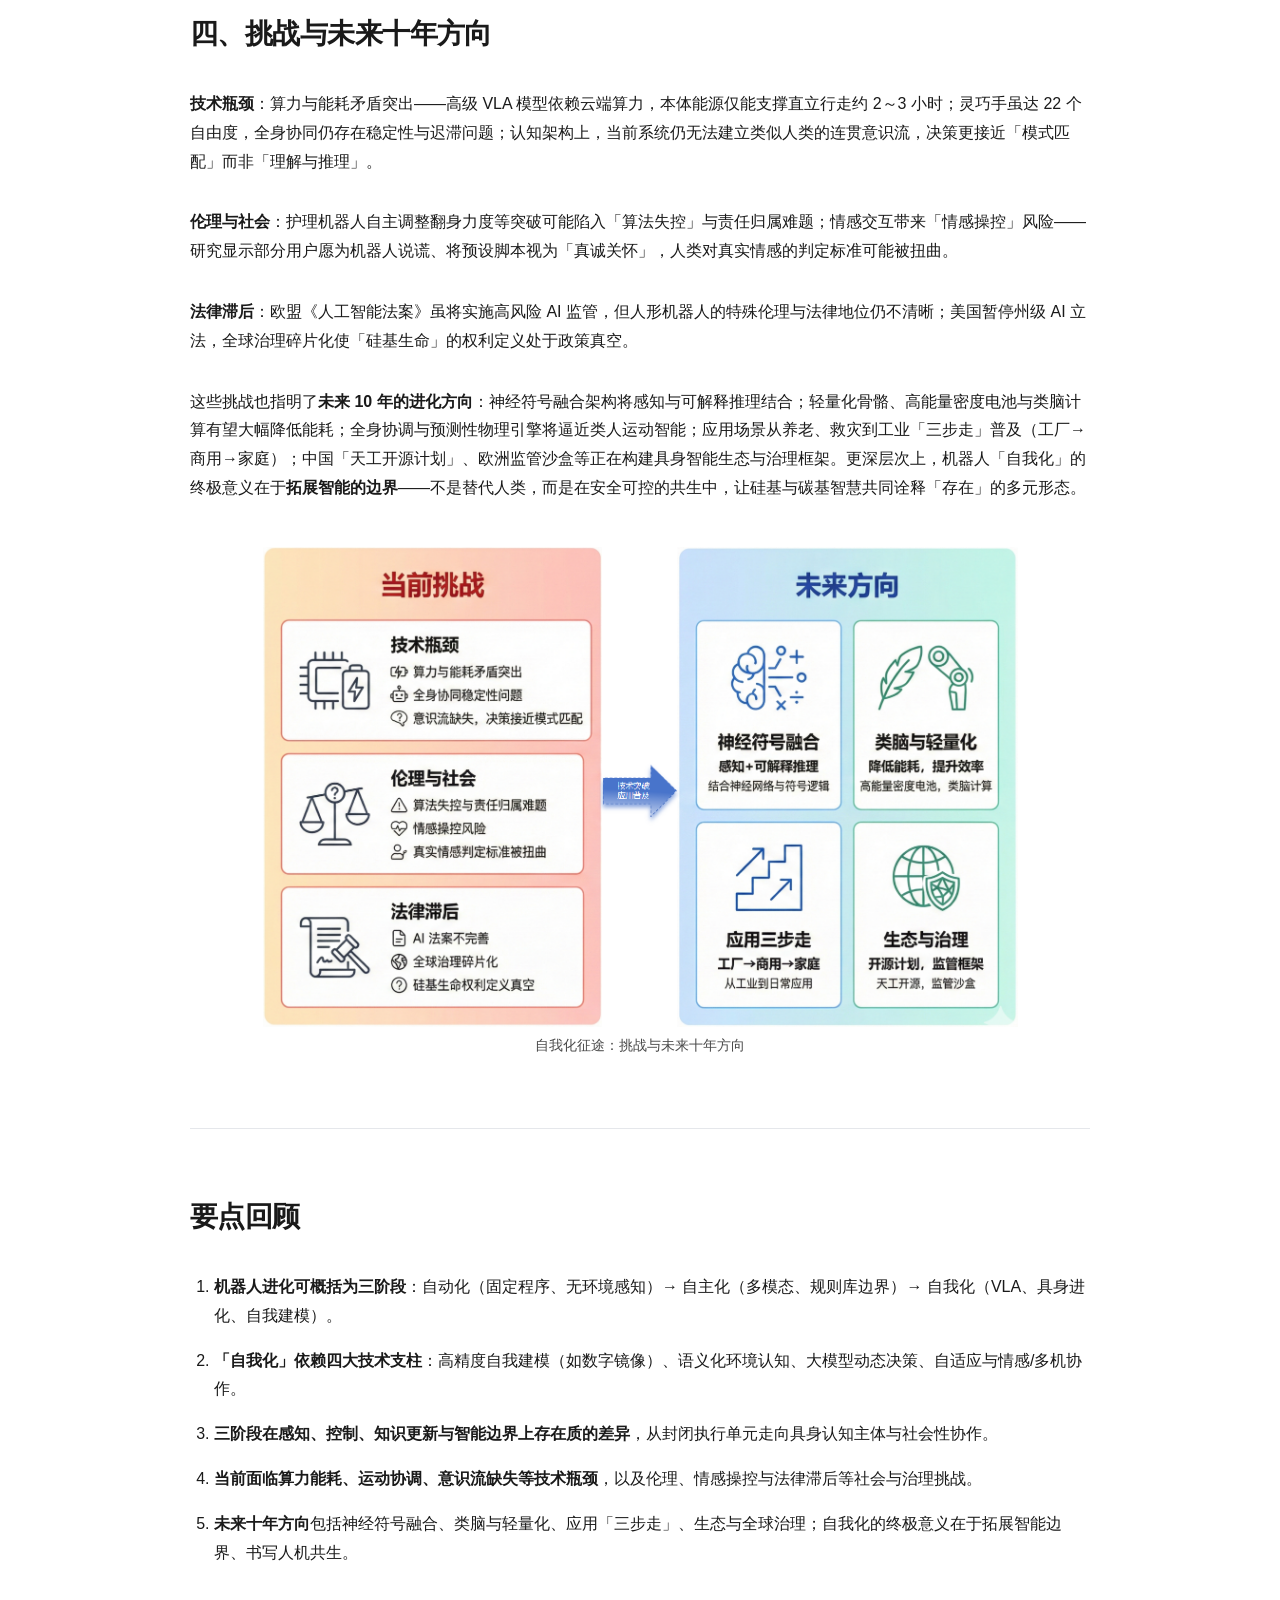
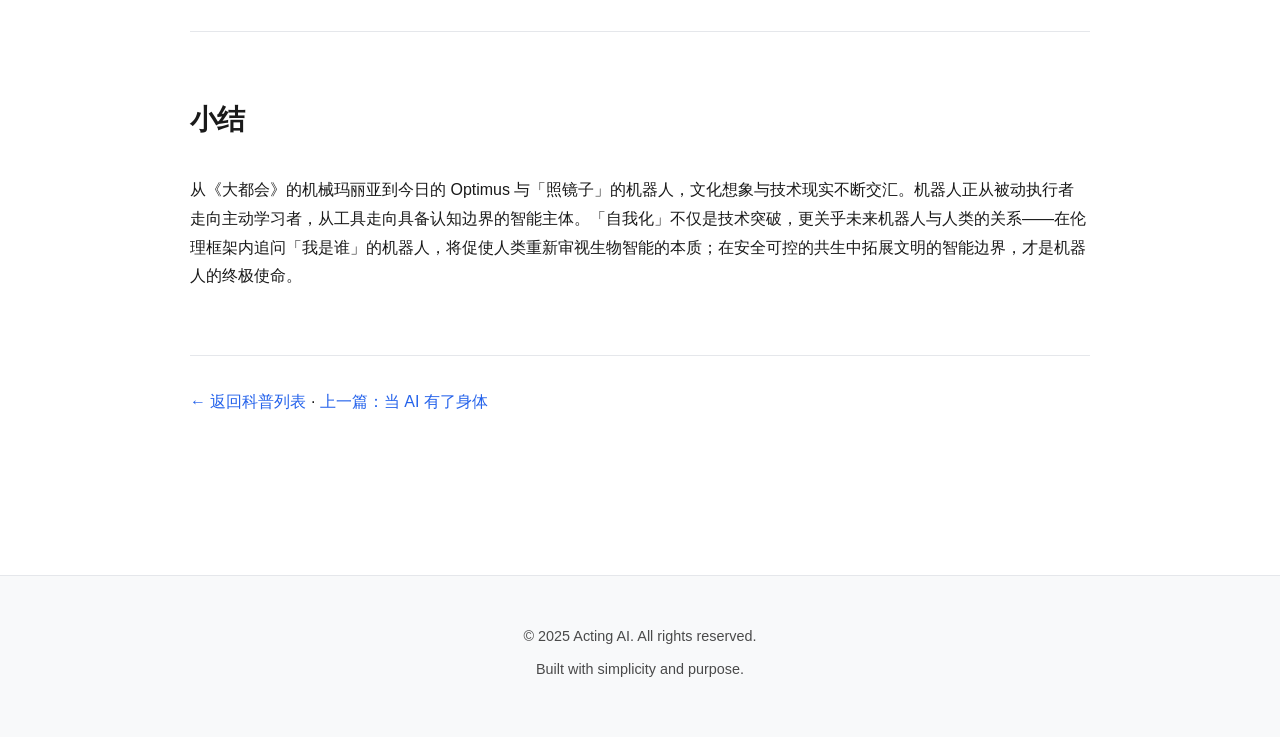
<file: acting-ai/science-robot.html>
<!DOCTYPE html>
<html lang="zh-CN">
<head>
  <meta charset="UTF-8">
  <meta name="viewport" content="width=device-width, initial-scale=1.0">
  <meta name="description" content="从自动到自主再到自我：机器人的进化之路 - Acting AI 科普">
  <title>从「自动」到「自主」再到「自我」——机器人的进化之路 | Acting AI</title>
  <link rel="stylesheet" href="./style.css">
</head>
<body>
  <div id="header-placeholder"></div>

  <main class="main-content main-content--article">
    <div class="content-container">
      <header class="article-header">
        <h1 class="page-title article-title">从「自动」到「自主」再到「自我」——机器人的进化之路</h1>
        <p class="page-subtitle article-subtitle">机器人如何从执行程序的工具，走向具备认知边界的智能主体。</p>
        <p class="article-meta">科普综述 · 基于《「自动—自主—自我」是机器人进化发展路径？》</p>
      </header>

      <article class="article-body">
        <!-- 引言 -->
        <section class="content-section">
          <h2>从「工具」到「主体」：机器人在进化</h2>
          <p>
            人形机器人的发展史，本质上是人类对自身存在边界不断叩问的哲学与技术双重奏鸣。在文化想象里，从《大都会》中冰冷僵硬的机械玛丽亚，到《银翼杀手》里追问生命独特性的仿生人，再到《西部世界》《她》中对硅基生命的艺术重构，科幻一直在为现实中的技术突破铺设认知路基。
          </p>
          <p>
            技术进化的轨迹与之形成镜像：20 世纪 60 年代第一代工业机械臂诞生，仅能按预设程序复刻人力动作；随后本田 ASIMO、波士顿动力 Atlas 等赋予机器人类似生物的平衡与响应，但内核仍是传感器与规则库的耦合；直至「自我化」认知技术发展——特斯拉 Optimus 听懂「把扳手递给穿蓝衣服的人」、哥伦比亚大学让机器人通过「照镜子」构建自我身体模型、机器在多次摔倒后自主优化步态——机器人开始从「执行者」走向「解释者」，第一次尝试突破自我的局限。
          </p>
          <p>
            一个根本性问题始终悬而未决：<strong>机器人何时能真正跨越「工具」与「主体」的鸿沟？</strong>这一跨越需要三个递进步骤：认知突破（环境感知与动态决策）、自主性跃迁（从被动响应到主动学习）、自我性觉醒（建立对自身存在的认知，与人类构建真正的合作）。下面先厘清「自动—自主—自我」三阶段分别意味着什么，再看「自我化」靠哪些技术支撑，以及当前挑战与未来方向。
          </p>

          <figure class="article-figure">
            <img src="./pic/film_metropolis_1927.png" alt="《大都会》（1927）中的机械玛丽亚">
            <img src="./pic/film_blade_runner_1982.png" alt="《银翼杀手》（1982）中的仿生人">
            <img src="./pic/film_westworld_1973.png" alt="《西部世界》（1973）中的机器人形象">
            <figcaption>从《大都会》到《银翼杀手》《西部世界》：文化想象中的机器人演化</figcaption>
          </figure>
        </section>

        <hr class="section-divider">

        <!-- 第一节：三阶段内涵 -->
        <section class="content-section">
          <h2>一、三个阶段：自动化、自主化与自我化</h2>
          <p>
            机器人系统的核心能力演进，本质上是机器<strong>认知能力的质变</strong>，其内涵正经历从自动化到自主化、最终向自我化的深刻跃迁。
          </p>
          <p>
            <strong>自动化阶段</strong>：机器人如同精密的钟表机构，通过预设程序精准复现人力劳动。工业流水线上的机械臂以毫米级精度执行焊接、装配，但完全依赖固定逻辑，缺乏环境感知，一旦遇到未编程的变量（如工件偏移）即失效。知识更新靠人工重编程，周期长达数月。
          </p>
          <p>
            <strong>自主化阶段</strong>：装备多模态「感官」的机器人通过激光雷达、深度摄像头等构建环境地图，结合规划控制算法自主完成任务——四足机器人厘米级避障、家庭服务机器人「倒牛奶」等。但决策仍受限于规则库边界，面对完全未知环境（如灾后废墟）时适应性不足。
          </p>
          <p>
            <strong>自我化阶段</strong>：当前机器人正迈向具身认知跃迁。通过视觉-语言-动作（VLA）模型，机器人不仅能解析「红色杯子在书架第 2 层」的空间语义，更能将抽象指令转化为连贯动作链。卡内基梅隆的 RMA 算法让四足机器人在多种地形上实时适应、自主优化运动参数；哥伦比亚大学机器人仅用摄像头观察自身运动即构建三维运动学模型，关节损伤时 0.4 秒内重构运动链。            这种基于本体感知的<strong>动态自我建模</strong>，恰似婴儿蹒跚学步的试错学习，形成「自我意识」的原始雏形。那么，「自我化」在工程上究竟靠哪些技术来实现？
          </p>

          <figure class="article-figure">
            <div class="article-figure__item">
              <img src="./pic/robot_asimo.png" alt="本田 ASIMO 机器人">
              <div class="article-figure__caption">本田 ASIMO</div>
            </div>
            <div class="article-figure__item">
              <img src="./pic/robot_atlas.png" alt="波士顿动力 Atlas 机器人">
              <div class="article-figure__caption">波士顿动力 Atlas</div>
            </div>
            <div class="article-figure__item">
              <img src="./pic/robot_optimus.png" alt="特斯拉 Optimus 机器人">
              <div class="article-figure__caption">特斯拉 Optimus</div>
            </div>
          </figure>
        </section>

        <hr class="section-divider">

        <!-- 第二节：自我化关键技术 -->
        <section class="content-section">
          <h2>二、「自我化」的关键技术</h2>
          <p>
            机器人迈向「自我化」的核心突破，始于对<strong>具身本体存在</strong>的认知觉醒：具备一定的「自我意识」、准确认知自身与环境并动态决策、自主实现行为与功能上的进化、具备人机或多机间的自适应协作能力。
          </p>
          <p>
            <strong>高精度自我建模</strong>：哥伦比亚大学 Hod Lipson 团队在《Nature Machine Intelligence》上的研究，让机器人通过类似人类「照镜子」的方式构建动态、实时的身体内部模型——「数字镜像」框架仅凭摄像头视觉信息即可在较短时间内重建完整运动学模型，并在关节损伤时实时调整运动策略。双足机器人在约 15 分钟内通过观察自身运动学习并优化步态。Lipson 称其为「机器人获得了自我意识的种子」。
          </p>
          <p>
            <strong>语义化环境认知</strong>：斯坦福 Mobile ALOHA 将激光 SLAM 与视觉语言模型融合，在凌乱厨房中精准识别「沾有番茄酱的锅铲」并解析材质与使用痕迹；MIT 的「预测性物理引擎」让机器人在倾倒液体时预判轨迹、自主调整角度防止飞溅，在动态交互中建立对物质世界的因果认知。
          </p>
          <p>
            <strong>大模型动态决策</strong>：谷歌 RT-2-X 通过 VLA 架构将「把饼干放进印有熊猫的盒子」分解为定位、抓取、分类、放置的连续动作流；RMA 算法使四足机器人在湿滑等复杂地形上快速感知物理变化并在线调整控制策略，体现行为层面的「学习本能」。
          </p>
          <p>
            <strong>自适应与情感协作</strong>：Affectiva 的 Affdex 通过深度学习实时识别微表情与情绪，实现情绪感知驱动的互动（如调暗灯光、播放舒缓音乐）；Figure AI 的 Helix 让 4 台人形机器人仅凭肢体语言达成共识、无预训练形成装配流水线，工具传递延迟仅 0.8 秒——机器社会的「群体智能」雏形正在浮现。把上述三阶段与四大技术放在一起，可以更直观地看到差异。
          </p>

          <figure class="article-figure">
            <div class="article-figure__row article-figure__row--equal-height">
              <div class="article-figure__item">
                <img src="./pic/self_modeling_lipson_framework.png" alt="Hod Lipson 团队的数字镜像自我建模框架">
                <div class="article-figure__caption">哥伦比亚大学 Hod Lipson 团队的「数字镜像」自我建模框架</div>
              </div>
              <div class="article-figure__item">
                <img src="./pic/figure_helix_multi_robot.png" alt="Figure AI Helix 多机协作架构">
                <div class="article-figure__caption">Figure AI Helix 多机装配协作架构</div>
              </div>
            </div>
            <div class="article-figure__row article-figure__row--equal-width">
              <div class="article-figure__item">
                <img src="./pic/mobile_aloha.png" alt="斯坦福 Mobile ALOHA 语义化环境认知系统">
                <div class="article-figure__caption">斯坦福大学 Mobile ALOHA 具身语义环境认知系统</div>
              </div>
            </div>
            <div class="article-figure__row article-figure__row--equal-width">
              <div class="article-figure__item">
                <img src="./pic/google_rt2.png" alt="Google RT-2 模型">
                <div class="article-figure__caption">Google RT-2 视觉–语言–动作一体化决策模型</div>
              </div>
            </div>
          </figure>
        </section>

        <hr class="section-divider">

        <!-- 第三节：三阶段对比表 -->
        <section class="content-section">
          <h2>三、三个阶段的典型特征对比</h2>
          <p>
            从自动化机械臂到具身智能体，本质是对「感知–决策–执行」闭环的持续升级。下面用一张表概括三个阶段在感知机制、控制方式、知识更新路径与智能边界上的差异。
          </p>
          <div class="article-table-wrap">
            <table class="article-table">
              <thead>
                <tr>
                  <th>维度</th>
                  <th>自动阶段（工业机器人）</th>
                  <th>自主阶段（协作机器人）</th>
                  <th>自我阶段（具身智能机器人）</th>
                </tr>
              </thead>
              <tbody>
                <tr>
                  <td>感知机制</td>
                  <td>被动感知，依赖预设传感器</td>
                  <td>自主感知，多模态融合与环境反馈</td>
                  <td>主动感知，内外信息融合形成自我感知，跨模态语义理解</td>
                </tr>
                <tr>
                  <td>控制方式</td>
                  <td>规则驱动，固定程序执行</td>
                  <td>自主决策，具备一定环境适应能力</td>
                  <td>自我调节，动态调整目标与行为，具身进化</td>
                </tr>
                <tr>
                  <td>知识更新</td>
                  <td>预设程序，人工手动更新</td>
                  <td>依赖知识库的更新学习</td>
                  <td>自我反思与内省，自我建模，试错与动态反馈</td>
                </tr>
                <tr>
                  <td>智能边界</td>
                  <td>封闭工作单元</td>
                  <td>有限开放环境，一定环境交互能力</td>
                  <td>具身认知主体，自我意识与认知界限，社会性协作</td>
                </tr>
              </tbody>
            </table>
          </div>
          <p class="article-table-caption">表：「自动—自主—自我」三阶段典型特征对比</p>
          <p>
            看清了三阶段的差异，再看当前「自我化」征途上仍要面对的挑战，以及未来十年的可能方向。
          </p>
        </section>

        <hr class="section-divider">

        <!-- 第四节：挑战与未来 -->
        <section class="content-section">
          <h2>四、挑战与未来十年方向</h2>
          <p>
            <strong>技术瓶颈</strong>：算力与能耗矛盾突出——高级 VLA 模型依赖云端算力，本体能源仅能支撑直立行走约 2～3 小时；灵巧手虽达 22 个自由度，全身协同仍存在稳定性与迟滞问题；认知架构上，当前系统仍无法建立类似人类的连贯意识流，决策更接近「模式匹配」而非「理解与推理」。
          </p>
          <p>
            <strong>伦理与社会</strong>：护理机器人自主调整翻身力度等突破可能陷入「算法失控」与责任归属难题；情感交互带来「情感操控」风险——研究显示部分用户愿为机器人说谎、将预设脚本视为「真诚关怀」，人类对真实情感的判定标准可能被扭曲。
          </p>
          <p>
            <strong>法律滞后</strong>：欧盟《人工智能法案》虽将实施高风险 AI 监管，但人形机器人的特殊伦理与法律地位仍不清晰；美国暂停州级 AI 立法，全球治理碎片化使「硅基生命」的权利定义处于政策真空。
          </p>
          <p>
            这些挑战也指明了<strong>未来 10 年的进化方向</strong>：神经符号融合架构将感知与可解释推理结合；轻量化骨骼、高能量密度电池与类脑计算有望大幅降低能耗；全身协调与预测性物理引擎将逼近类人运动智能；应用场景从养老、救灾到工业「三步走」普及（工厂→商用→家庭）；中国「天工开源计划」、欧洲监管沙盒等正在构建具身智能生态与治理框架。更深层次上，机器人「自我化」的终极意义在于<strong>拓展智能的边界</strong>——不是替代人类，而是在安全可控的共生中，让硅基与碳基智慧共同诠释「存在」的多元形态。
          </p>

          <figure class="article-figure article-figure--large">
            <img src="./pic/robot_self_evolution_challenges_future.png" alt="自我化征途：挑战与未来十年方向">
            <figcaption>自我化征途：挑战与未来十年方向</figcaption>
          </figure>
        </section>

        <hr class="section-divider">

        <!-- 关键发现 -->
        <section class="content-section key-findings">
          <h2>要点回顾</h2>
          <ol class="key-findings__list">
            <li><strong>机器人进化可概括为三阶段</strong>：自动化（固定程序、无环境感知）→ 自主化（多模态、规则库边界）→ 自我化（VLA、具身进化、自我建模）。</li>
            <li><strong>「自我化」依赖四大技术支柱</strong>：高精度自我建模（如数字镜像）、语义化环境认知、大模型动态决策、自适应与情感/多机协作。</li>
            <li><strong>三阶段在感知、控制、知识更新与智能边界上存在质的差异</strong>，从封闭执行单元走向具身认知主体与社会性协作。</li>
            <li><strong>当前面临算力能耗、运动协调、意识流缺失等技术瓶颈</strong>，以及伦理、情感操控与法律滞后等社会与治理挑战。</li>
            <li><strong>未来十年方向</strong>包括神经符号融合、类脑与轻量化、应用「三步走」、生态与全球治理；自我化的终极意义在于拓展智能边界、书写人机共生。</li>
          </ol>
        </section>

        <hr class="section-divider">

        <!-- 结论与展望 -->
        <section class="content-section">
          <h2>小结</h2>
          <p>
            从《大都会》的机械玛丽亚到今日的 Optimus 与「照镜子」的机器人，文化想象与技术现实不断交汇。机器人正从被动执行者走向主动学习者，从工具走向具备认知边界的智能主体。「自我化」不仅是技术突破，更关乎未来机器人与人类的关系——在伦理框架内追问「我是谁」的机器人，将促使人类重新审视生物智能的本质；在安全可控的共生中拓展文明的智能边界，才是机器人的终极使命。
          </p>
        </section>

        <!-- 返回科普列表 -->
        <p class="article-back-link">
          <a href="./science-index.html">← 返回科普列表</a>
          <span class="article-next-link"> · <a href="./science.html">上一篇：当 AI 有了身体</a></span>
        </p>
      </article>
    </div>
  </main>

  <div id="footer-placeholder"></div>
  <script src="./script.js"></script>
</body>
</html>
</file>
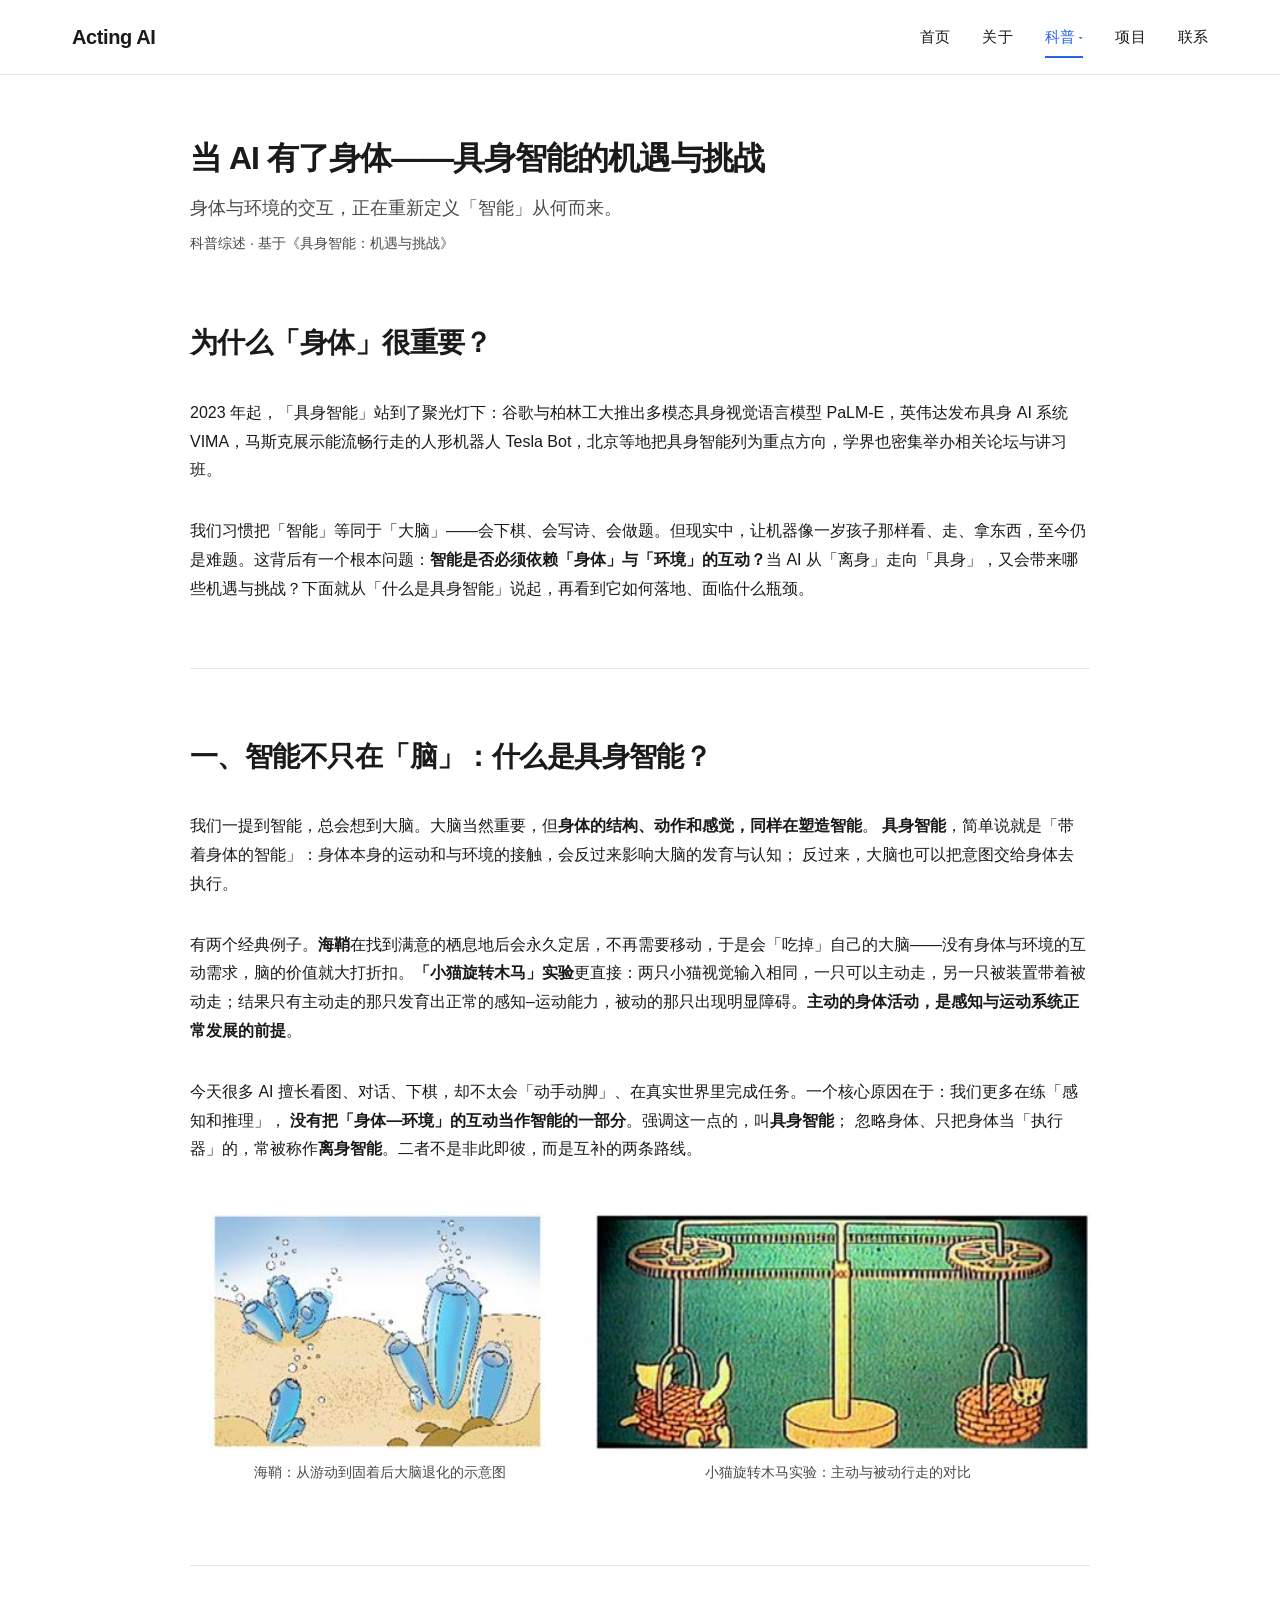
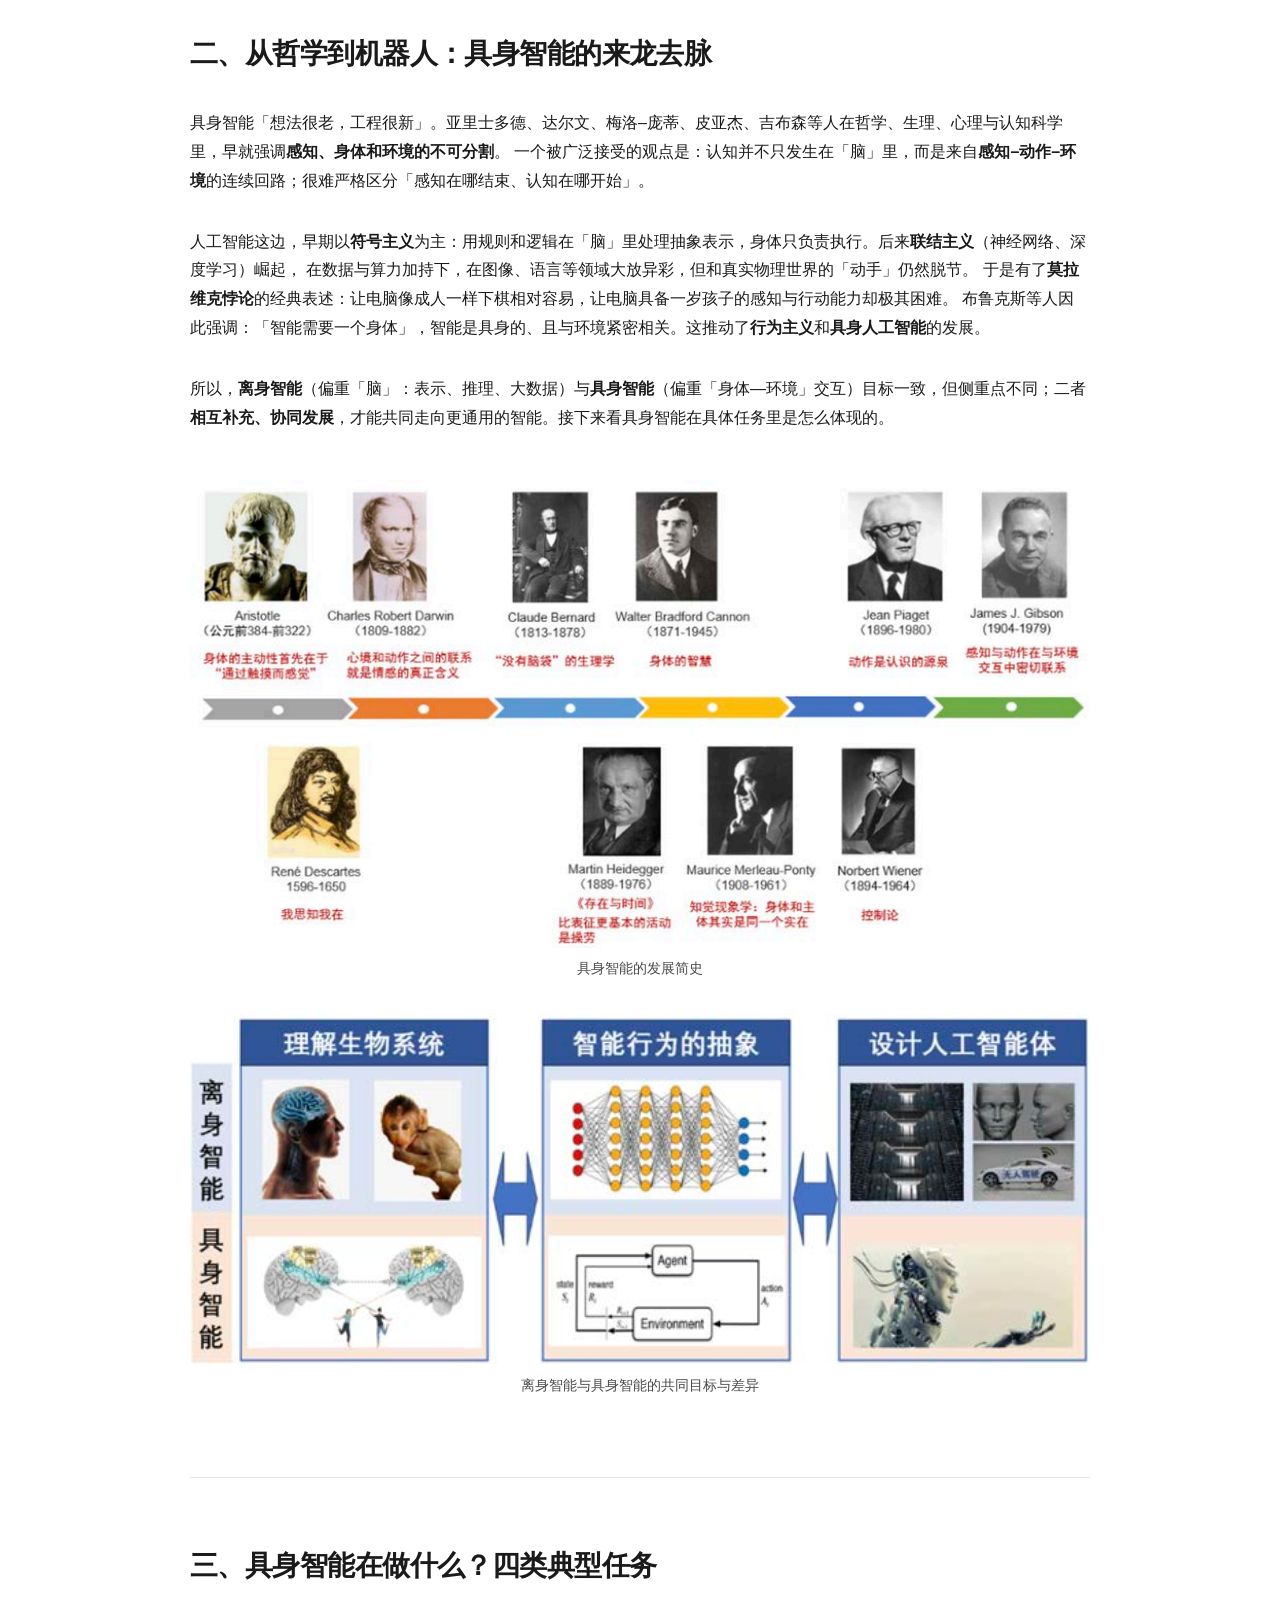
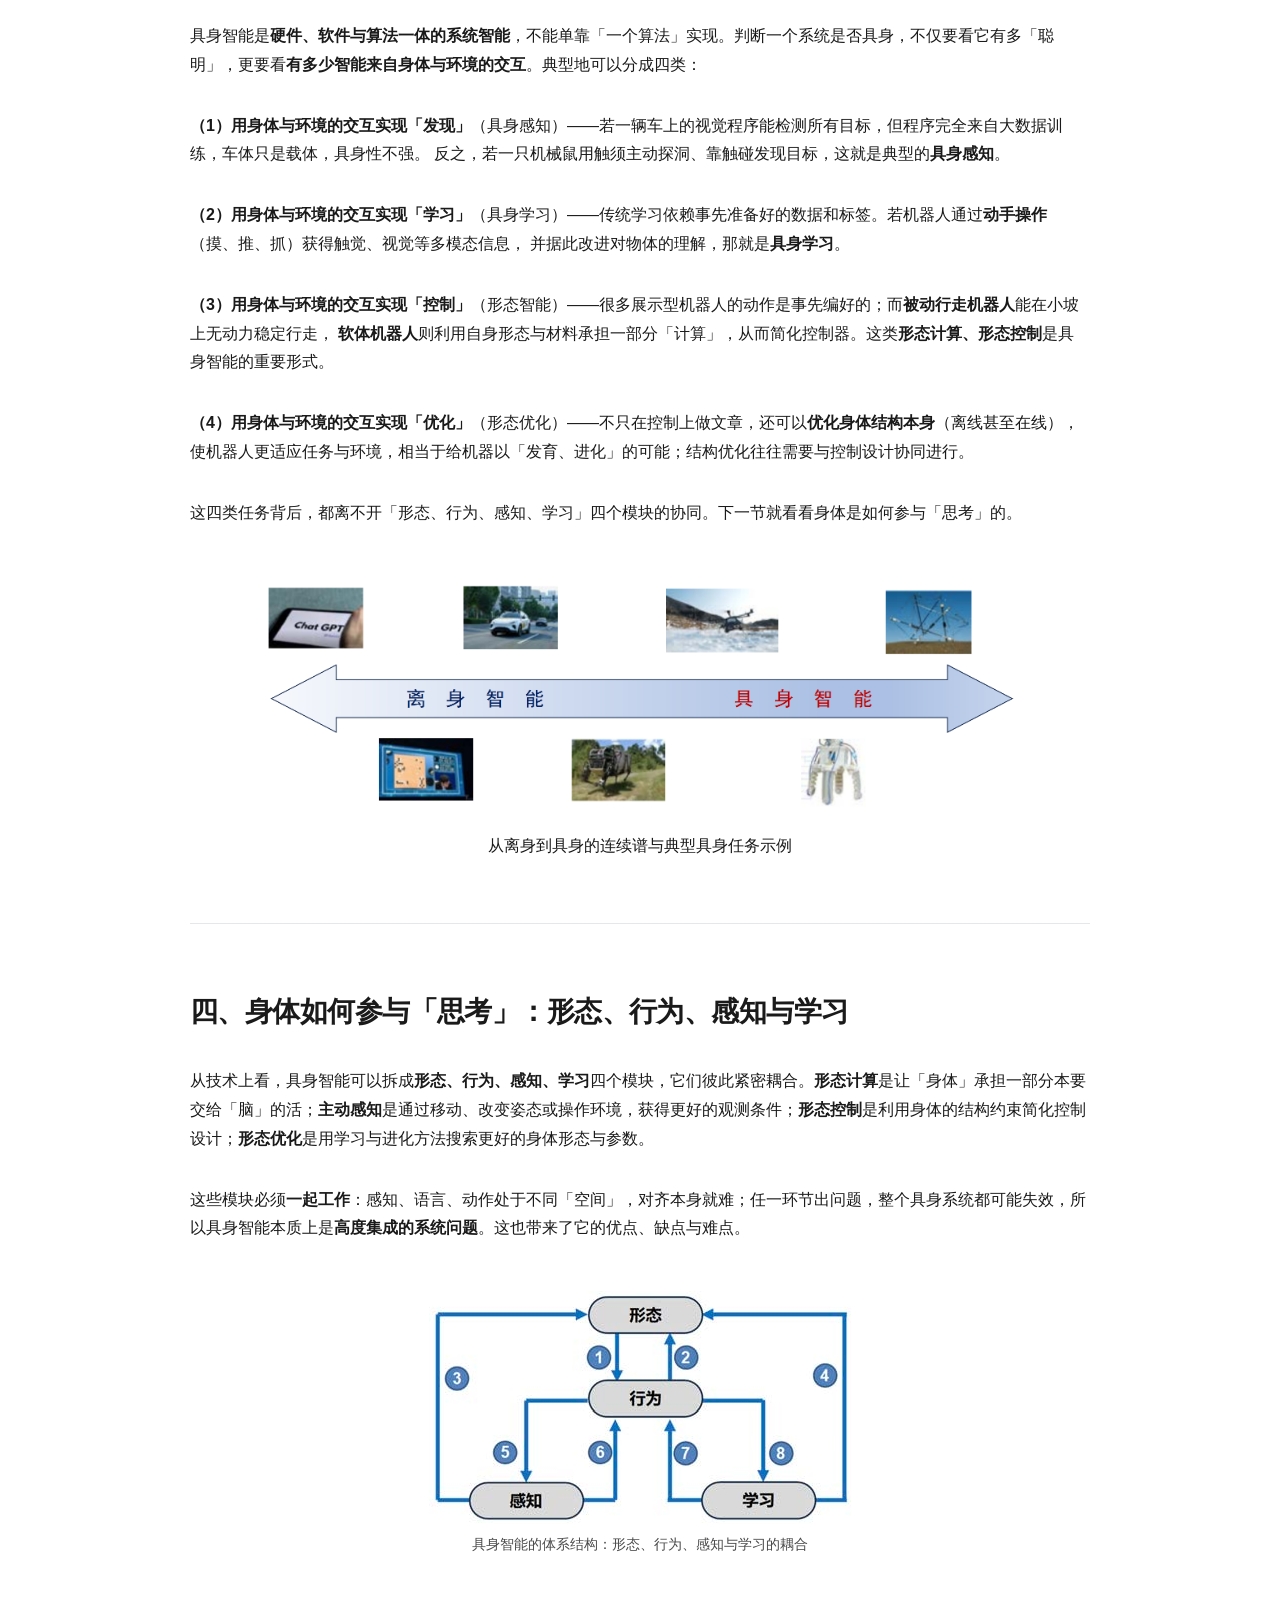
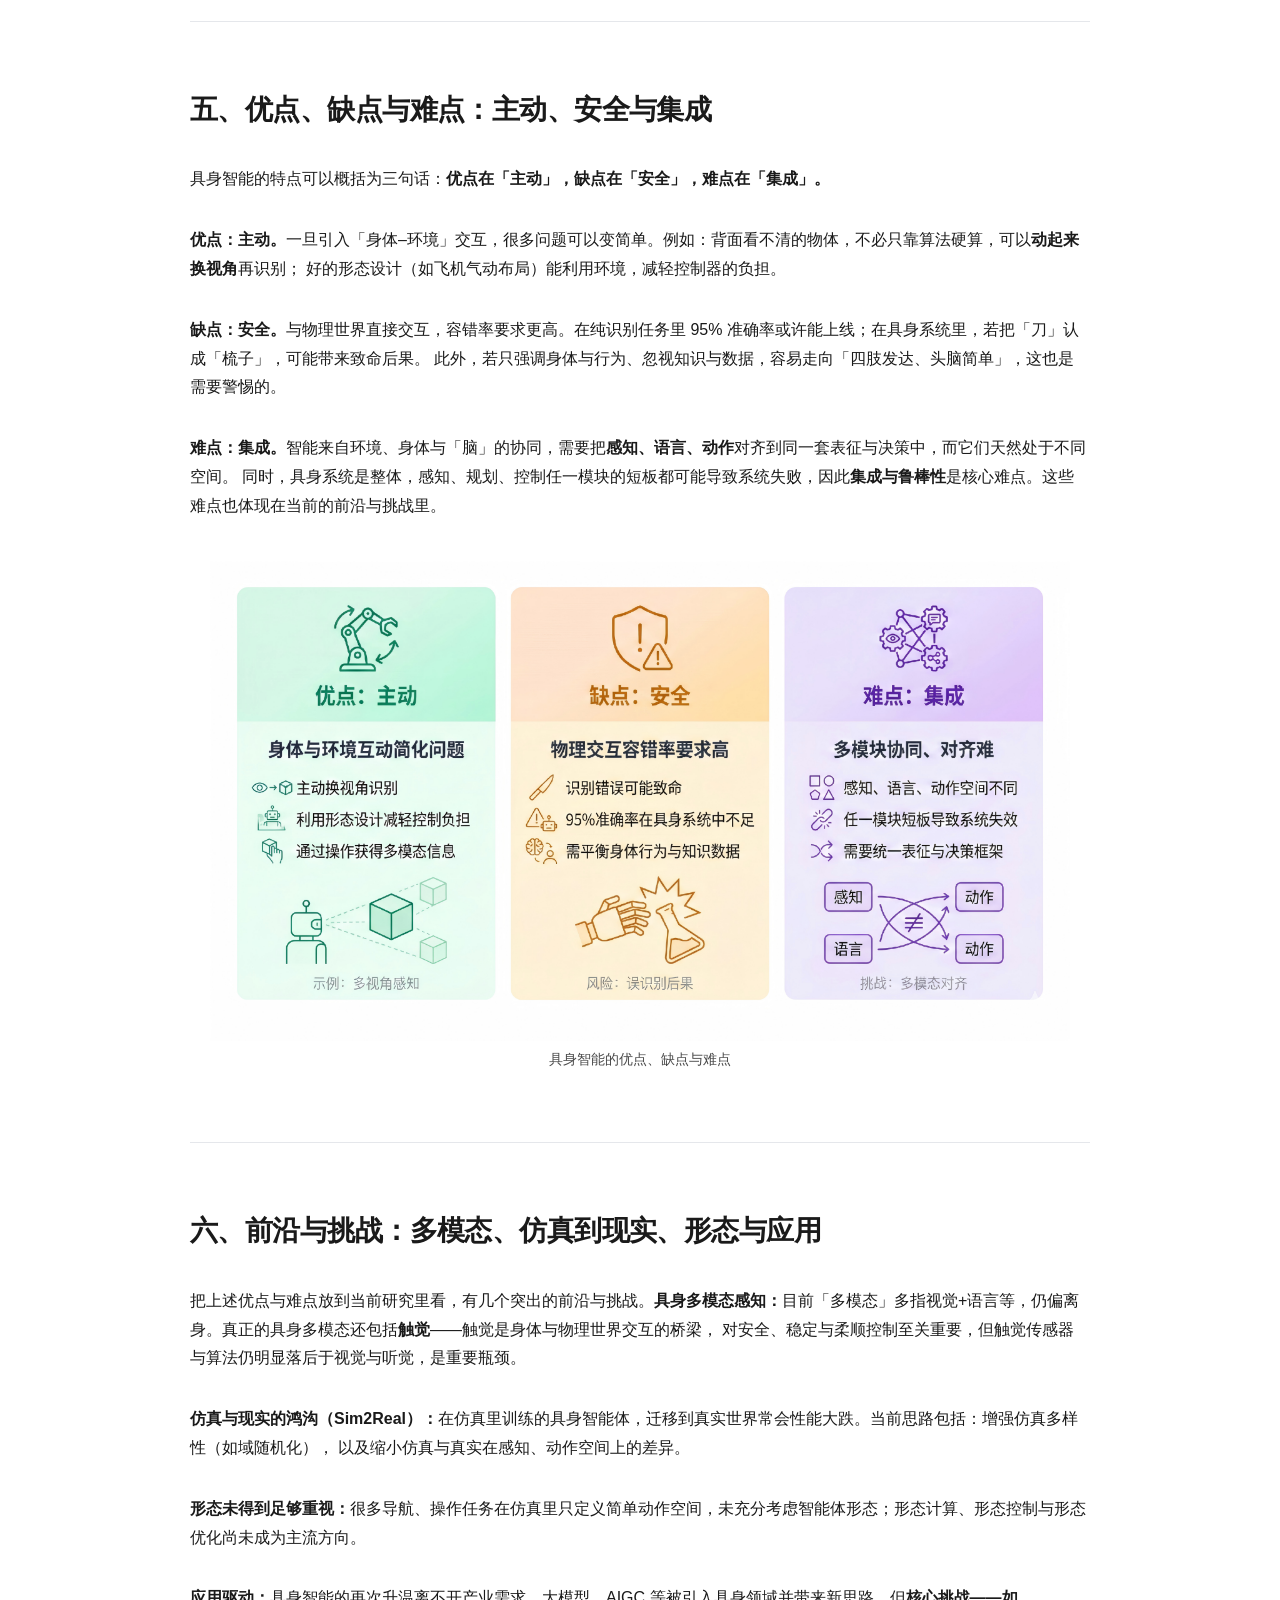
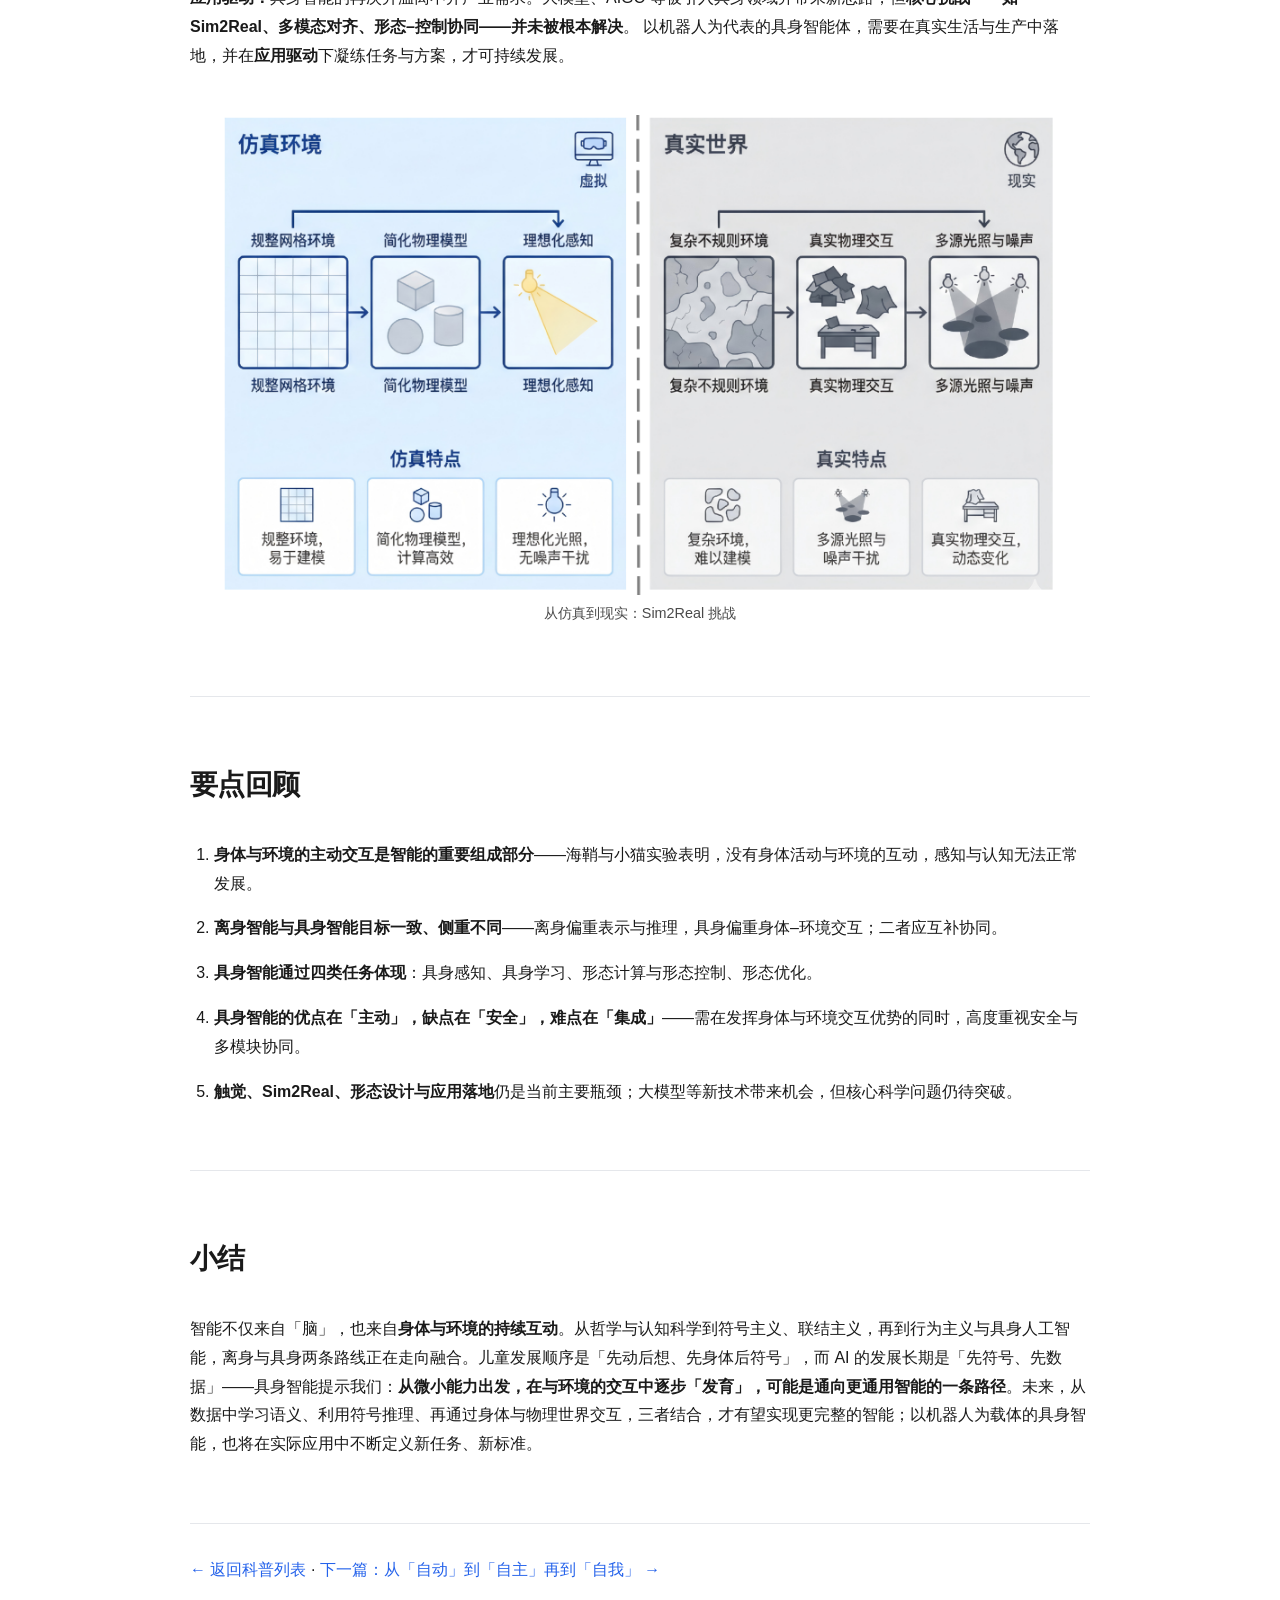
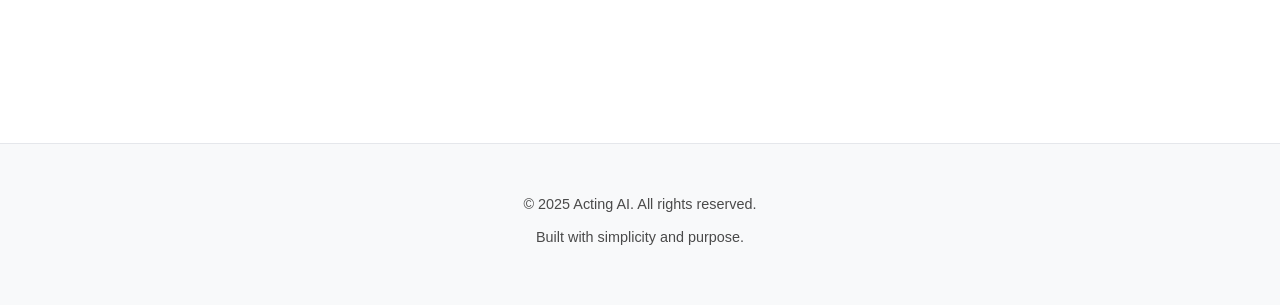
<file: acting-ai/science.html>
<!DOCTYPE html>
<html lang="zh-CN">
<head>
  <meta charset="UTF-8">
  <meta name="viewport" content="width=device-width, initial-scale=1.0">
  <meta name="description" content="当AI有了身体：具身智能的机遇与挑战 - Acting AI 科普">
  <title>当AI有了身体：具身智能的机遇与挑战 | Acting AI</title>
  <link rel="stylesheet" href="./style.css">
</head>
<body>
  <div id="header-placeholder"></div>

  <main class="main-content main-content--article">
    <div class="content-container">
      <!-- 文章标题区 -->
      <header class="article-header">
        <h1 class="page-title article-title">当 AI 有了身体——具身智能的机遇与挑战</h1>
        <p class="page-subtitle article-subtitle">身体与环境的交互，正在重新定义「智能」从何而来。</p>
        <p class="article-meta">科普综述 · 基于《具身智能：机遇与挑战》</p>
      </header>

      <article class="article-body">
        <!-- 引言 -->
        <section class="content-section">
          <h2>为什么「身体」很重要？</h2>
          <p>
            2023 年起，「具身智能」站到了聚光灯下：谷歌与柏林工大推出多模态具身视觉语言模型 PaLM-E，英伟达发布具身 AI 系统 VIMA，马斯克展示能流畅行走的人形机器人 Tesla Bot，北京等地把具身智能列为重点方向，学界也密集举办相关论坛与讲习班。
          </p>
          <p>
            我们习惯把「智能」等同于「大脑」——会下棋、会写诗、会做题。但现实中，让机器像一岁孩子那样看、走、拿东西，至今仍是难题。这背后有一个根本问题：<strong>智能是否必须依赖「身体」与「环境」的互动？</strong>当 AI 从「离身」走向「具身」，又会带来哪些机遇与挑战？下面就从「什么是具身智能」说起，再看到它如何落地、面临什么瓶颈。
          </p>
        </section>

        <hr class="section-divider">

        <!-- 第一节 -->
        <section class="content-section">
          <h2>一、智能不只在「脑」：什么是具身智能？</h2>
          <p>
            我们一提到智能，总会想到大脑。大脑当然重要，但<strong>身体的结构、动作和感觉，同样在塑造智能</strong>。
            <strong>具身智能</strong>，简单说就是「带着身体的智能」：身体本身的运动和与环境的接触，会反过来影响大脑的发育与认知；
            反过来，大脑也可以把意图交给身体去执行。
          </p>
          <p>
            有两个经典例子。<strong>海鞘</strong>在找到满意的栖息地后会永久定居，不再需要移动，于是会「吃掉」自己的大脑——没有身体与环境的互动需求，脑的价值就大打折扣。<strong>「小猫旋转木马」实验</strong>更直接：两只小猫视觉输入相同，一只可以主动走，另一只被装置带着被动走；结果只有主动走的那只发育出正常的感知–运动能力，被动的那只出现明显障碍。<strong>主动的身体活动，是感知与运动系统正常发展的前提</strong>。
          </p>
          <p>
            今天很多 AI 擅长看图、对话、下棋，却不太会「动手动脚」、在真实世界里完成任务。一个核心原因在于：我们更多在练「感知和推理」，
            <strong>没有把「身体—环境」的互动当作智能的一部分</strong>。强调这一点的，叫<strong>具身智能</strong>；
            忽略身体、只把身体当「执行器」的，常被称作<strong>离身智能</strong>。二者不是非此即彼，而是互补的两条路线。
          </p>

          <figure class="article-figure">
            <div class="article-figure__row article-figure__row--equal-height">
              <div class="article-figure__item">
                <img src="./pic/embodied_sea_squirt.PNG" alt="海鞘：从游动到固着后大脑退化的示意图">
                <div class="article-figure__caption">海鞘：从游动到固着后大脑退化的示意图</div>
              </div>
              <div class="article-figure__item">
                <img src="./pic/embodied_kitten_carousel.PNG" alt="小猫旋转木马实验：主动与被动行走的对比">
                <div class="article-figure__caption">小猫旋转木马实验：主动与被动行走的对比</div>
              </div>
            </div>
          </figure>
        </section>

        <hr class="section-divider">

        <!-- 第二节 -->
        <section class="content-section">
          <h2>二、从哲学到机器人：具身智能的来龙去脉</h2>
          <p>
            具身智能「想法很老，工程很新」。亚里士多德、达尔文、梅洛–庞蒂、皮亚杰、吉布森等人在哲学、生理、心理与认知科学里，早就强调<strong>感知、身体和环境的不可分割</strong>。
            一个被广泛接受的观点是：认知并不只发生在「脑」里，而是来自<strong>感知–动作–环境</strong>的连续回路；很难严格区分「感知在哪结束、认知在哪开始」。
          </p>
          <p>
            人工智能这边，早期以<strong>符号主义</strong>为主：用规则和逻辑在「脑」里处理抽象表示，身体只负责执行。后来<strong>联结主义</strong>（神经网络、深度学习）崛起，
            在数据与算力加持下，在图像、语言等领域大放异彩，但和真实物理世界的「动手」仍然脱节。
            于是有了<strong>莫拉维克悖论</strong>的经典表述：让电脑像成人一样下棋相对容易，让电脑具备一岁孩子的感知与行动能力却极其困难。
            布鲁克斯等人因此强调：「智能需要一个身体」，智能是具身的、且与环境紧密相关。这推动了<strong>行为主义</strong>和<strong>具身人工智能</strong>的发展。
          </p>
          <p>
            所以，<strong>离身智能</strong>（偏重「脑」：表示、推理、大数据）与<strong>具身智能</strong>（偏重「身体—环境」交互）目标一致，但侧重点不同；二者<strong>相互补充、协同发展</strong>，才能共同走向更通用的智能。接下来看具身智能在具体任务里是怎么体现的。
          </p>

          <figure class="article-figure">
            <div class="article-figure__row article-figure__row--equal-width">
              <div class="article-figure__item">
                <img src="./pic/embodied_history.PNG" alt="具身智能的发展简史">
                <div class="article-figure__caption">具身智能的发展简史</div>
              </div>
            </div>
            <div class="article-figure__row article-figure__row--equal-width">
              <div class="article-figure__item">
                <img src="./pic/disembodied_vs_embodied_goal.PNG" alt="离身智能与具身智能的共同目标与差异">
                <div class="article-figure__caption">离身智能与具身智能的共同目标与差异</div>
              </div>
            </div>
          </figure>
        </section>

        <hr class="section-divider">

        <!-- 第三节 -->
        <section class="content-section">
          <h2>三、具身智能在做什么？四类典型任务</h2>
          <p>
            具身智能是<strong>硬件、软件与算法一体的系统智能</strong>，不能单靠「一个算法」实现。判断一个系统是否具身，不仅要看它有多「聪明」，更要看<strong>有多少智能来自身体与环境的交互</strong>。典型地可以分成四类：
          </p>
          <p>
            <strong>（1）用身体与环境的交互实现「发现」</strong>（具身感知）——若一辆车上的视觉程序能检测所有目标，但程序完全来自大数据训练，车体只是载体，具身性不强。
            反之，若一只机械鼠用触须主动探洞、靠触碰发现目标，这就是典型的<strong>具身感知</strong>。
          </p>
          <p>
            <strong>（2）用身体与环境的交互实现「学习」</strong>（具身学习）——传统学习依赖事先准备好的数据和标签。若机器人通过<strong>动手操作</strong>（摸、推、抓）获得触觉、视觉等多模态信息，
            并据此改进对物体的理解，那就是<strong>具身学习</strong>。
          </p>
          <p>
            <strong>（3）用身体与环境的交互实现「控制」</strong>（形态智能）——很多展示型机器人的动作是事先编好的；而<strong>被动行走机器人</strong>能在小坡上无动力稳定行走，
            <strong>软体机器人</strong>则利用自身形态与材料承担一部分「计算」，从而简化控制器。这类<strong>形态计算、形态控制</strong>是具身智能的重要形式。
          </p>
          <p>
            <strong>（4）用身体与环境的交互实现「优化」</strong>（形态优化）——不只在控制上做文章，还可以<strong>优化身体结构本身</strong>（离线甚至在线），使机器人更适应任务与环境，相当于给机器以「发育、进化」的可能；结构优化往往需要与控制设计协同进行。
          </p>
          <p>
            这四类任务背后，都离不开「形态、行为、感知、学习」四个模块的协同。下一节就看看身体是如何参与「思考」的。
          </p>

          <figure class="article-figure">
            <img src="./pic/disembodied_to_embodied_spectrum.png" alt="从离身智能到具身智能的连续谱示意图">
            <figcaption>从离身到具身的连续谱与典型具身任务示例</figcaption>
          </figure>
        </section>

        <hr class="section-divider">

        <!-- 第四节 -->
        <section class="content-section">
          <h2>四、身体如何参与「思考」：形态、行为、感知与学习</h2>
          <p>
            从技术上看，具身智能可以拆成<strong>形态、行为、感知、学习</strong>四个模块，它们彼此紧密耦合。<strong>形态计算</strong>是让「身体」承担一部分本要交给「脑」的活；<strong>主动感知</strong>是通过移动、改变姿态或操作环境，获得更好的观测条件；<strong>形态控制</strong>是利用身体的结构约束简化控制设计；<strong>形态优化</strong>是用学习与进化方法搜索更好的身体形态与参数。
          </p>
          <p>
            这些模块必须<strong>一起工作</strong>：感知、语言、动作处于不同「空间」，对齐本身就难；任一环节出问题，整个具身系统都可能失效，所以具身智能本质上是<strong>高度集成的系统问题</strong>。这也带来了它的优点、缺点与难点。
          </p>

          <figure class="article-figure">
            <div class="article-figure__item">
              <img src="./pic/embodied_architecture.PNG" alt="具身智能的体系结构：形态、行为、感知与学习的耦合">
              <div class="article-figure__caption">具身智能的体系结构：形态、行为、感知与学习的耦合</div>
            </div>
          </figure>
        </section>

        <hr class="section-divider">

        <!-- 第五节 -->
        <section class="content-section">
          <h2>五、优点、缺点与难点：主动、安全与集成</h2>
          <p>
            具身智能的特点可以概括为三句话：<strong>优点在「主动」，缺点在「安全」，难点在「集成」。</strong>
          </p>
          <p>
            <strong>优点：主动。</strong>一旦引入「身体–环境」交互，很多问题可以变简单。例如：背面看不清的物体，不必只靠算法硬算，可以<strong>动起来换视角</strong>再识别；
            好的形态设计（如飞机气动布局）能利用环境，减轻控制器的负担。
          </p>
          <p>
            <strong>缺点：安全。</strong>与物理世界直接交互，容错率要求更高。在纯识别任务里 95% 准确率或许能上线；在具身系统里，若把「刀」认成「梳子」，可能带来致命后果。
            此外，若只强调身体与行为、忽视知识与数据，容易走向「四肢发达、头脑简单」，这也是需要警惕的。
          </p>
          <p>
            <strong>难点：集成。</strong>智能来自环境、身体与「脑」的协同，需要把<strong>感知、语言、动作</strong>对齐到同一套表征与决策中，而它们天然处于不同空间。
            同时，具身系统是整体，感知、规划、控制任一模块的短板都可能导致系统失败，因此<strong>集成与鲁棒性</strong>是核心难点。这些难点也体现在当前的前沿与挑战里。
          </p>

          <figure class="article-figure article-figure--large article-figure--tight-top">
            <img src="./pic/embodied_pros_cons_challenges.png" alt="具身智能的优点、缺点与难点">
            <figcaption>具身智能的优点、缺点与难点</figcaption>
          </figure>
        </section>

        <hr class="section-divider">

        <!-- 第六节：前沿 -->
        <section class="content-section">
          <h2>六、前沿与挑战：多模态、仿真到现实、形态与应用</h2>
          <p>
            把上述优点与难点放到当前研究里看，有几个突出的前沿与挑战。<strong>具身多模态感知：</strong>目前「多模态」多指视觉+语言等，仍偏离身。真正的具身多模态还包括<strong>触觉</strong>——触觉是身体与物理世界交互的桥梁，
            对安全、稳定与柔顺控制至关重要，但触觉传感器与算法仍明显落后于视觉与听觉，是重要瓶颈。
          </p>
          <p>
            <strong>仿真与现实的鸿沟（Sim2Real）：</strong>在仿真里训练的具身智能体，迁移到真实世界常会性能大跌。当前思路包括：增强仿真多样性（如域随机化），
            以及缩小仿真与真实在感知、动作空间上的差异。
          </p>
          <p>
            <strong>形态未得到足够重视：</strong>很多导航、操作任务在仿真里只定义简单动作空间，未充分考虑智能体形态；形态计算、形态控制与形态优化尚未成为主流方向。
          </p>
          <p>
            <strong>应用驱动：</strong>具身智能的再次升温离不开产业需求。大模型、AIGC 等被引入具身领域并带来新思路，但<strong>核心挑战——如 Sim2Real、多模态对齐、形态–控制协同——并未被根本解决</strong>。
            以机器人为代表的具身智能体，需要在真实生活与生产中落地，并在<strong>应用驱动</strong>下凝练任务与方案，才可持续发展。
          </p>

          <figure class="article-figure article-figure--large">
            <img src="./pic/sim2real_challenge.png" alt="从仿真到现实：Sim2Real 挑战">
            <figcaption>从仿真到现实：Sim2Real 挑战</figcaption>
          </figure>
        </section>

        <hr class="section-divider">

        <!-- 关键发现 -->
        <section class="content-section key-findings">
          <h2>要点回顾</h2>
          <ol class="key-findings__list">
            <li><strong>身体与环境的主动交互是智能的重要组成部分</strong>——海鞘与小猫实验表明，没有身体活动与环境的互动，感知与认知无法正常发展。</li>
            <li><strong>离身智能与具身智能目标一致、侧重不同</strong>——离身偏重表示与推理，具身偏重身体–环境交互；二者应互补协同。</li>
            <li><strong>具身智能通过四类任务体现</strong>：具身感知、具身学习、形态计算与形态控制、形态优化。</li>
            <li><strong>具身智能的优点在「主动」，缺点在「安全」，难点在「集成」</strong>——需在发挥身体与环境交互优势的同时，高度重视安全与多模块协同。</li>
            <li><strong>触觉、Sim2Real、形态设计与应用落地</strong>仍是当前主要瓶颈；大模型等新技术带来机会，但核心科学问题仍待突破。</li>
          </ol>
        </section>

        <hr class="section-divider">

        <!-- 结论与展望 -->
        <section class="content-section">
          <h2>小结</h2>
          <p>
            智能不仅来自「脑」，也来自<strong>身体与环境的持续互动</strong>。从哲学与认知科学到符号主义、联结主义，再到行为主义与具身人工智能，离身与具身两条路线正在走向融合。儿童发展顺序是「先动后想、先身体后符号」，而 AI 的发展长期是「先符号、先数据」——具身智能提示我们：<strong>从微小能力出发，在与环境的交互中逐步「发育」，可能是通向更通用智能的一条路径</strong>。未来，从数据中学习语义、利用符号推理、再通过身体与物理世界交互，三者结合，才有望实现更完整的智能；以机器人为载体的具身智能，也将在实际应用中不断定义新任务、新标准。
          </p>
        </section>

        <p class="article-back-link">
          <a href="./science-index.html">← 返回科普列表</a>
          <span class="article-next-link"> · <a href="./science-robot.html">下一篇：从「自动」到「自主」再到「自我」 →</a></span>
        </p>
      </article>
    </div>
  </main>

  <div id="footer-placeholder"></div>
  <script src="./script.js"></script>
</body>
</html>
</file>
<file: acting-ai/style.css>
/* ============================================
   全局样式 - 模仿 labpai.com 设计风格
   ============================================ */

/* CSS 变量 - 配色方案 */
:root {
  --color-bg: #ffffff;
  --color-bg-secondary: #f8f9fa;
  --color-text: #1a1a1a;
  --color-text-secondary: #4a4a4a;
  --color-accent: #2563eb;
  --color-accent-hover: #1d4ed8;
  --color-border: #e5e7eb;
  --color-link: #2563eb;
  --color-link-hover: #1d4ed8;
  
  --font-primary: -apple-system, BlinkMacSystemFont, "Segoe UI", Roboto, "Helvetica Neue", Arial, sans-serif;
  --font-mono: "SF Mono", Monaco, "Cascadia Code", "Roboto Mono", Consolas, monospace;
  
  --spacing-xs: 0.5rem;
  --spacing-sm: 1rem;
  --spacing-md: 2rem;
  --spacing-lg: 3rem;
  --spacing-xl: 4rem;
  --spacing-2xl: 6rem;
  
  --max-width: 1200px;
  --max-width-content: 900px;
  
  --transition: all 0.3s ease;
}

/* 重置样式 */
* {
  margin: 0;
  padding: 0;
  box-sizing: border-box;
}

html {
  font-size: 16px;
  scroll-behavior: smooth;
}

body {
  font-family: var(--font-primary);
  color: var(--color-text);
  background-color: var(--color-bg);
  line-height: 1.7;
  -webkit-font-smoothing: antialiased;
  -moz-osx-font-smoothing: grayscale;
}

/* ============================================
   头部导航栏样式
   ============================================ */

.site-header {
  border-bottom: 1px solid var(--color-border);
  position: sticky;
  top: 0;
  z-index: 1000;
  backdrop-filter: blur(10px);
  background-color: rgba(255, 255, 255, 0.95);
}

.header-container {
  max-width: var(--max-width);
  margin: 0 auto;
  padding: var(--spacing-sm) var(--spacing-md);
  display: flex;
  justify-content: space-between;
  align-items: center;
}

.logo-link {
  text-decoration: none;
  color: var(--color-text);
  font-weight: 600;
  font-size: 1.25rem;
  transition: var(--transition);
}

.logo-link:hover {
  color: var(--color-accent);
}

.logo-text {
  letter-spacing: -0.02em;
}

.main-nav {
  display: flex;
  align-items: center;
}

.nav-list {
  display: flex;
  list-style: none;
  gap: var(--spacing-md);
  align-items: center;
}

.nav-item {
  margin: 0;
}

.nav-link {
  text-decoration: none;
  color: var(--color-text);
  font-size: 0.95rem;
  font-weight: 400;
  padding: var(--spacing-xs) 0;
  position: relative;
  transition: var(--transition);
  letter-spacing: 0.01em;
}

.nav-link:hover {
  color: var(--color-accent);
}

.nav-link::after {
  content: '';
  position: absolute;
  bottom: 0;
  left: 0;
  width: 0;
  height: 2px;
  background-color: var(--color-accent);
  transition: width 0.3s ease;
}

.nav-link:hover::after {
  width: 100%;
}

.nav-link.active {
  color: var(--color-accent);
  font-weight: 500;
}

.nav-link.active::after {
  width: 100%;
}

/* 科普下拉菜单 */
.nav-item--dropdown {
  position: relative;
}

.nav-link--dropdown {
  display: inline-flex;
  align-items: center;
  gap: 0.2rem;
}

.nav-dropdown-arrow {
  font-size: 0.7em;
  opacity: 0.8;
  transition: transform 0.2s ease;
}

.nav-item--dropdown:hover .nav-dropdown-arrow {
  transform: rotate(180deg);
}

.nav-dropdown {
  position: absolute;
  top: 100%;
  left: 0;
  min-width: 12rem;
  margin: 0;
  padding: var(--spacing-xs) 0;
  list-style: none;
  background: var(--color-bg);
  border: 1px solid var(--color-border);
  border-radius: 6px;
  box-shadow: 0 4px 12px rgba(0, 0, 0, 0.08);
  opacity: 0;
  visibility: hidden;
  transform: translateY(-4px);
  transition: opacity 0.2s ease, visibility 0.2s ease, transform 0.2s ease;
  z-index: 100;
}

.nav-item--dropdown:hover .nav-dropdown {
  opacity: 1;
  visibility: visible;
  transform: translateY(0);
}

.nav-dropdown-link {
  display: block;
  padding: var(--spacing-sm) var(--spacing-md);
  font-size: 0.9rem;
  color: var(--color-text);
  text-decoration: none;
  transition: background 0.15s ease, color 0.15s ease;
}

.nav-dropdown-link:hover {
  background: var(--color-bg-secondary);
  color: var(--color-accent);
}

.nav-dropdown-link::after {
  display: none;
}

.nav-dropdown-link.active {
  font-weight: 500;
  color: var(--color-accent);
}

/* 移动端菜单切换按钮 */
.mobile-menu-toggle {
  display: none;
  flex-direction: column;
  gap: 5px;
  background: none;
  border: none;
  cursor: pointer;
  padding: var(--spacing-xs);
  z-index: 1001;
}

.mobile-menu-toggle span {
  width: 24px;
  height: 2px;
  background-color: var(--color-text);
  transition: var(--transition);
}

/* ============================================
   主内容区域样式
   ============================================ */

.main-content {
  min-height: calc(100vh - 200px);
  padding: var(--spacing-xl) var(--spacing-md);
}

.content-container {
  max-width: var(--max-width-content);
  margin: 0 auto;
}

/* 页面标题 */
.page-title {
  font-size: 2.5rem;
  font-weight: 600;
  margin-bottom: var(--spacing-md);
  letter-spacing: -0.03em;
  line-height: 1.2;
  color: var(--color-text);
}

.page-subtitle {
  font-size: 1.25rem;
  color: var(--color-text-secondary);
  margin-bottom: var(--spacing-xl);
  font-weight: 300;
  line-height: 1.6;
}

/* 段落样式 */
.content-section {
  margin-bottom: var(--spacing-xl);
}

.content-section p {
  margin-bottom: var(--spacing-md);
  color: var(--color-text);
  line-height: 1.8;
  font-size: 1rem;
}

.content-section h2 {
  font-size: 1.75rem;
  font-weight: 600;
  margin-top: var(--spacing-xl);
  margin-bottom: var(--spacing-md);
  color: var(--color-text);
  letter-spacing: -0.02em;
}

.content-section h3 {
  font-size: 1.5rem;
  font-weight: 600;
  margin-top: var(--spacing-lg);
  margin-bottom: var(--spacing-sm);
  color: var(--color-text);
  letter-spacing: -0.01em;
}

/* 链接样式 */
a {
  color: var(--color-link);
  text-decoration: none;
  transition: var(--transition);
}

a:hover {
  color: var(--color-link-hover);
  text-decoration: underline;
}

/* ============================================
   卡片样式
   ============================================ */

.card {
  background-color: var(--color-bg);
  border: 1px solid var(--color-border);
  border-radius: 8px;
  padding: var(--spacing-lg);
  margin-bottom: var(--spacing-md);
  transition: var(--transition);
}

.card:hover {
  border-color: var(--color-accent);
  box-shadow: 0 4px 12px rgba(37, 99, 235, 0.08);
}

.card-title {
  font-size: 1.5rem;
  font-weight: 600;
  margin-bottom: var(--spacing-sm);
  color: var(--color-text);
}

.card-content {
  color: var(--color-text-secondary);
  line-height: 1.7;
}

/* 项目网格 */
.projects-grid {
  display: grid;
  grid-template-columns: repeat(auto-fill, minmax(300px, 1fr));
  gap: var(--spacing-md);
  margin-top: var(--spacing-lg);
}

.project-card {
  background-color: var(--color-bg);
  border: 1px solid var(--color-border);
  border-radius: 8px;
  padding: var(--spacing-lg);
  transition: var(--transition);
}

.project-card:hover {
  border-color: var(--color-accent);
  transform: translateY(-2px);
  box-shadow: 0 8px 16px rgba(37, 99, 235, 0.1);
}

.project-title {
  font-size: 1.25rem;
  font-weight: 600;
  margin-bottom: var(--spacing-sm);
  color: var(--color-text);
}

.project-description {
  color: var(--color-text-secondary);
  line-height: 1.7;
  margin-bottom: var(--spacing-sm);
}

.project-link {
  color: var(--color-accent);
  font-weight: 500;
  font-size: 0.9rem;
}

/* ============================================
   联系表单样式
   ============================================ */

.contact-form {
  max-width: 600px;
  margin-top: var(--spacing-lg);
}

.form-group {
  margin-bottom: var(--spacing-md);
}

.form-label {
  display: block;
  margin-bottom: var(--spacing-xs);
  font-weight: 500;
  color: var(--color-text);
  font-size: 0.95rem;
}

.form-input,
.form-textarea {
  width: 100%;
  padding: var(--spacing-sm);
  border: 1px solid var(--color-border);
  border-radius: 4px;
  font-family: var(--font-primary);
  font-size: 1rem;
  color: var(--color-text);
  background-color: var(--color-bg);
  transition: var(--transition);
}

.form-input:focus,
.form-textarea:focus {
  outline: none;
  border-color: var(--color-accent);
  box-shadow: 0 0 0 3px rgba(37, 99, 235, 0.1);
}

.form-textarea {
  min-height: 150px;
  resize: vertical;
}

.form-button {
  background-color: var(--color-accent);
  color: white;
  border: none;
  padding: var(--spacing-sm) var(--spacing-md);
  border-radius: 4px;
  font-size: 1rem;
  font-weight: 500;
  cursor: pointer;
  transition: var(--transition);
}

.form-button:hover {
  background-color: var(--color-accent-hover);
  transform: translateY(-1px);
  box-shadow: 0 4px 8px rgba(37, 99, 235, 0.2);
}

.contact-info {
  margin-top: var(--spacing-xl);
}

.contact-info-item {
  margin-bottom: var(--spacing-sm);
  color: var(--color-text-secondary);
}

.contact-info-item strong {
  color: var(--color-text);
  font-weight: 600;
}

/* ============================================
   页脚样式
   ============================================ */

.site-footer {
  background-color: var(--color-bg-secondary);
  border-top: 1px solid var(--color-border);
  padding: var(--spacing-lg) var(--spacing-md);
  margin-top: var(--spacing-2xl);
}

.footer-container {
  max-width: var(--max-width);
  margin: 0 auto;
}

.footer-content {
  text-align: center;
}

.footer-text {
  color: var(--color-text-secondary);
  font-size: 0.9rem;
  margin-bottom: var(--spacing-xs);
}

/* ============================================
   响应式设计
   ============================================ */

@media (max-width: 768px) {
  :root {
    --spacing-md: 1.5rem;
    --spacing-lg: 2rem;
    --spacing-xl: 3rem;
    --spacing-2xl: 4rem;
  }
  
  .header-container {
    padding: var(--spacing-sm);
  }
  
  .mobile-menu-toggle {
    display: flex;
  }
  
  .nav-list {
    position: fixed;
    top: 60px;
    left: 0;
    right: 0;
    background-color: var(--color-bg);
    flex-direction: column;
    padding: var(--spacing-md);
    border-bottom: 1px solid var(--color-border);
    box-shadow: 0 4px 12px rgba(0, 0, 0, 0.1);
    transform: translateY(-100%);
    opacity: 0;
    visibility: hidden;
    transition: var(--transition);
    gap: var(--spacing-sm);
  }
  
  .nav-list.active {
    transform: translateY(0);
    opacity: 1;
    visibility: visible;
  }
  
  .nav-item {
    width: 100%;
  }

  .nav-item--dropdown .nav-dropdown {
    position: static;
    opacity: 1;
    visibility: visible;
    transform: none;
    box-shadow: none;
    border: none;
    border-radius: 0;
    padding-left: var(--spacing-md);
    margin-top: var(--spacing-xs);
    background: var(--color-bg-secondary);
  }

  .nav-dropdown-link {
    padding: var(--spacing-xs) var(--spacing-sm);
    font-size: 0.9rem;
  }

  .nav-dropdown-arrow {
    display: none;
  }
  
  .nav-link {
    display: block;
    padding: var(--spacing-sm);
    width: 100%;
  }
  
  .page-title {
    font-size: 2rem;
  }
  
  .page-subtitle {
    font-size: 1.1rem;
  }
  
  .main-content {
    padding: var(--spacing-lg) var(--spacing-sm);
  }
  
  .projects-grid {
    grid-template-columns: 1fr;
  }
  
  .content-section h2 {
    font-size: 1.5rem;
  }
  
  .content-section h3 {
    font-size: 1.25rem;
  }
}

@media (max-width: 480px) {
  .page-title {
    font-size: 1.75rem;
  }
  
  .logo-text {
    font-size: 1.1rem;
  }
  
  .card {
    padding: var(--spacing-md);
  }
}

/* ============================================
   工具类
   ============================================ */

.text-center {
  text-align: center;
}

.mt-lg {
  margin-top: var(--spacing-lg);
}

.mb-lg {
  margin-bottom: var(--spacing-lg);
}

.section-divider {
  height: 1px;
  background-color: var(--color-border);
  margin: var(--spacing-xl) 0;
  border: none;
}

/* ============================================
   科普文章页样式
   ============================================ */

.main-content--article .article-header {
  margin-bottom: var(--spacing-xl);
}

.main-content--article .article-title {
  font-size: 2rem;
  margin-bottom: var(--spacing-sm);
}

.main-content--article .article-subtitle {
  font-size: 1.15rem;
  margin-bottom: var(--spacing-xs);
}

.article-meta {
  font-size: 0.9rem;
  color: var(--color-text-secondary);
}

/* 配图建议区块 */
.figure-suggestion {
  margin: var(--spacing-lg) 0;
  padding: var(--spacing-md);
  background-color: var(--color-bg-secondary);
  border: 1px dashed var(--color-border);
  border-radius: 8px;
  border-left: 4px solid var(--color-accent);
}

.figure-suggestion__title {
  font-size: 0.95rem;
  font-weight: 600;
  color: var(--color-accent);
  margin-bottom: var(--spacing-sm);
}

.figure-suggestion__list {
  margin: 0;
  padding-left: 1.25rem;
  color: var(--color-text-secondary);
  font-size: 0.9rem;
  line-height: 1.7;
}

.figure-suggestion__list li {
  margin-bottom: var(--spacing-xs);
}

/* 关键发现列表 */
.key-findings__list {
  margin: 0;
  padding-left: 1.5rem;
  line-height: 1.8;
}

.key-findings__list li {
  margin-bottom: var(--spacing-sm);
  color: var(--color-text);
}

/* 延伸阅读 */
.extended-reading__list {
  list-style: none;
  padding-left: 0;
}

.extended-reading__list li {
  margin-bottom: var(--spacing-sm);
  padding-left: 1rem;
  position: relative;
  color: var(--color-text-secondary);
}

.extended-reading__list li::before {
  content: '→';
  position: absolute;
  left: 0;
  color: var(--color-accent);
  font-weight: 600;
}

/* 科普文章表格 */
.article-table-wrap {
  overflow-x: auto;
  margin: var(--spacing-md) 0;
}

.article-table {
  width: 100%;
  border-collapse: collapse;
  font-size: 0.9rem;
}

.article-table th,
.article-table td {
  border: 1px solid var(--color-border);
  padding: var(--spacing-sm);
  text-align: left;
  vertical-align: top;
}

.article-table th {
  background-color: var(--color-bg-secondary);
  font-weight: 600;
  color: var(--color-text);
}

.article-table-caption {
  font-size: 0.85rem;
  color: var(--color-text-secondary);
  margin-top: var(--spacing-xs);
  margin-bottom: var(--spacing-md);
}

/* 科普文章配图布局 */
.article-figure {
  margin: var(--spacing-lg) auto;
  text-align: center;
  display: flex;
  flex-wrap: wrap;
  justify-content: center;
  align-items: flex-start;
  gap: var(--spacing-sm);
}

.article-figure__item {
  display: flex;
  flex-direction: column;
  align-items: center;
}

.article-figure img {
  display: block;
  max-height: 240px;
  width: auto;
  height: auto;
  object-fit: contain;
}

.article-figure__caption {
  margin-top: var(--spacing-xs);
  font-size: 0.9rem;
  color: var(--color-text-secondary);
}

/* 两列等宽图片（如：发展简史 + 离身/具身对比） */
.article-figure--two-equal {
  flex-wrap: nowrap;
}

.article-figure--two-equal .article-figure__item {
  flex: 0 1 48%;
  display: flex;
  flex-direction: column;
  align-items: center;
  min-width: 0;
}

.article-figure--two-equal .article-figure__item img {
  width: 100%;
  height: auto;
  max-height: 240px;
  object-fit: contain;
}

/* 直接子元素img（用于海鞘+小猫那组） */
.article-figure--two-equal > img {
  flex: 0 1 48%;
  max-width: 48%;
  height: 240px;
  max-height: 240px;
  width: auto;
  object-fit: contain;
}

/* 行内两图等高 / 等宽布局（自我化关键技术图） */
.article-figure__row {
  display: flex;
  justify-content: center;
  gap: var(--spacing-sm);
  flex-basis: 100%;
  margin-bottom: var(--spacing-sm);
}

.article-figure__row--equal-height .article-figure__item {
  flex: 0 1 48%;
}

.article-figure__row--equal-height img {
  height: 240px;
  max-height: 240px;
  width: auto;
  object-fit: contain;
}

.article-figure__row--equal-width .article-figure__item {
  flex: 1 1 0;
}

.article-figure__row--equal-width img {
  width: 100%;
  height: auto;
  max-height: none;
}

/* 放大图片样式 */
.article-figure--large {
  margin: calc(var(--spacing-md) / 2) auto;
  padding: calc(var(--spacing-sm) / 2) 0;
  display: block;
  width: 100%;
  box-sizing: border-box;
}

/* 减小上方间距的图片样式 */
.article-figure--tight-top {
  margin-top: calc(var(--spacing-sm) / 2);
  padding-top: calc(var(--spacing-xs) / 2);
}

.article-figure--large img {
  max-height: 480px !important; /* 进一步放大，约200% */
  width: auto;
  height: auto;
  object-fit: contain;
  display: block;
  margin: calc(var(--spacing-xs) / 2) auto;
}

.article-figure--large figcaption {
  margin-top: calc(var(--spacing-sm) / 2);
  padding-top: 0;
  font-size: 0.9rem;
  color: var(--color-text-secondary);
  text-align: center;
  width: 100%;
  max-width: 100%;
  display: block;
  line-height: 1.5;
}

@media (max-width: 768px) {
  .article-figure img {
    max-height: 180px;
  }
  
  .article-figure--large {
    margin: calc(var(--spacing-md) / 2) auto;
    padding: calc(var(--spacing-xs) / 2) 0;
  }
  
  .article-figure--large img {
    max-height: 360px !important; /* 移动端也放大 */
    margin: calc(var(--spacing-xs) / 2) auto;
  }
}

/* 返回科普列表链接 */
.article-back-link {
  margin-top: var(--spacing-xl);
  padding-top: var(--spacing-md);
  border-top: 1px solid var(--color-border);
}

.article-back-link a {
  font-weight: 500;
}
</file>
